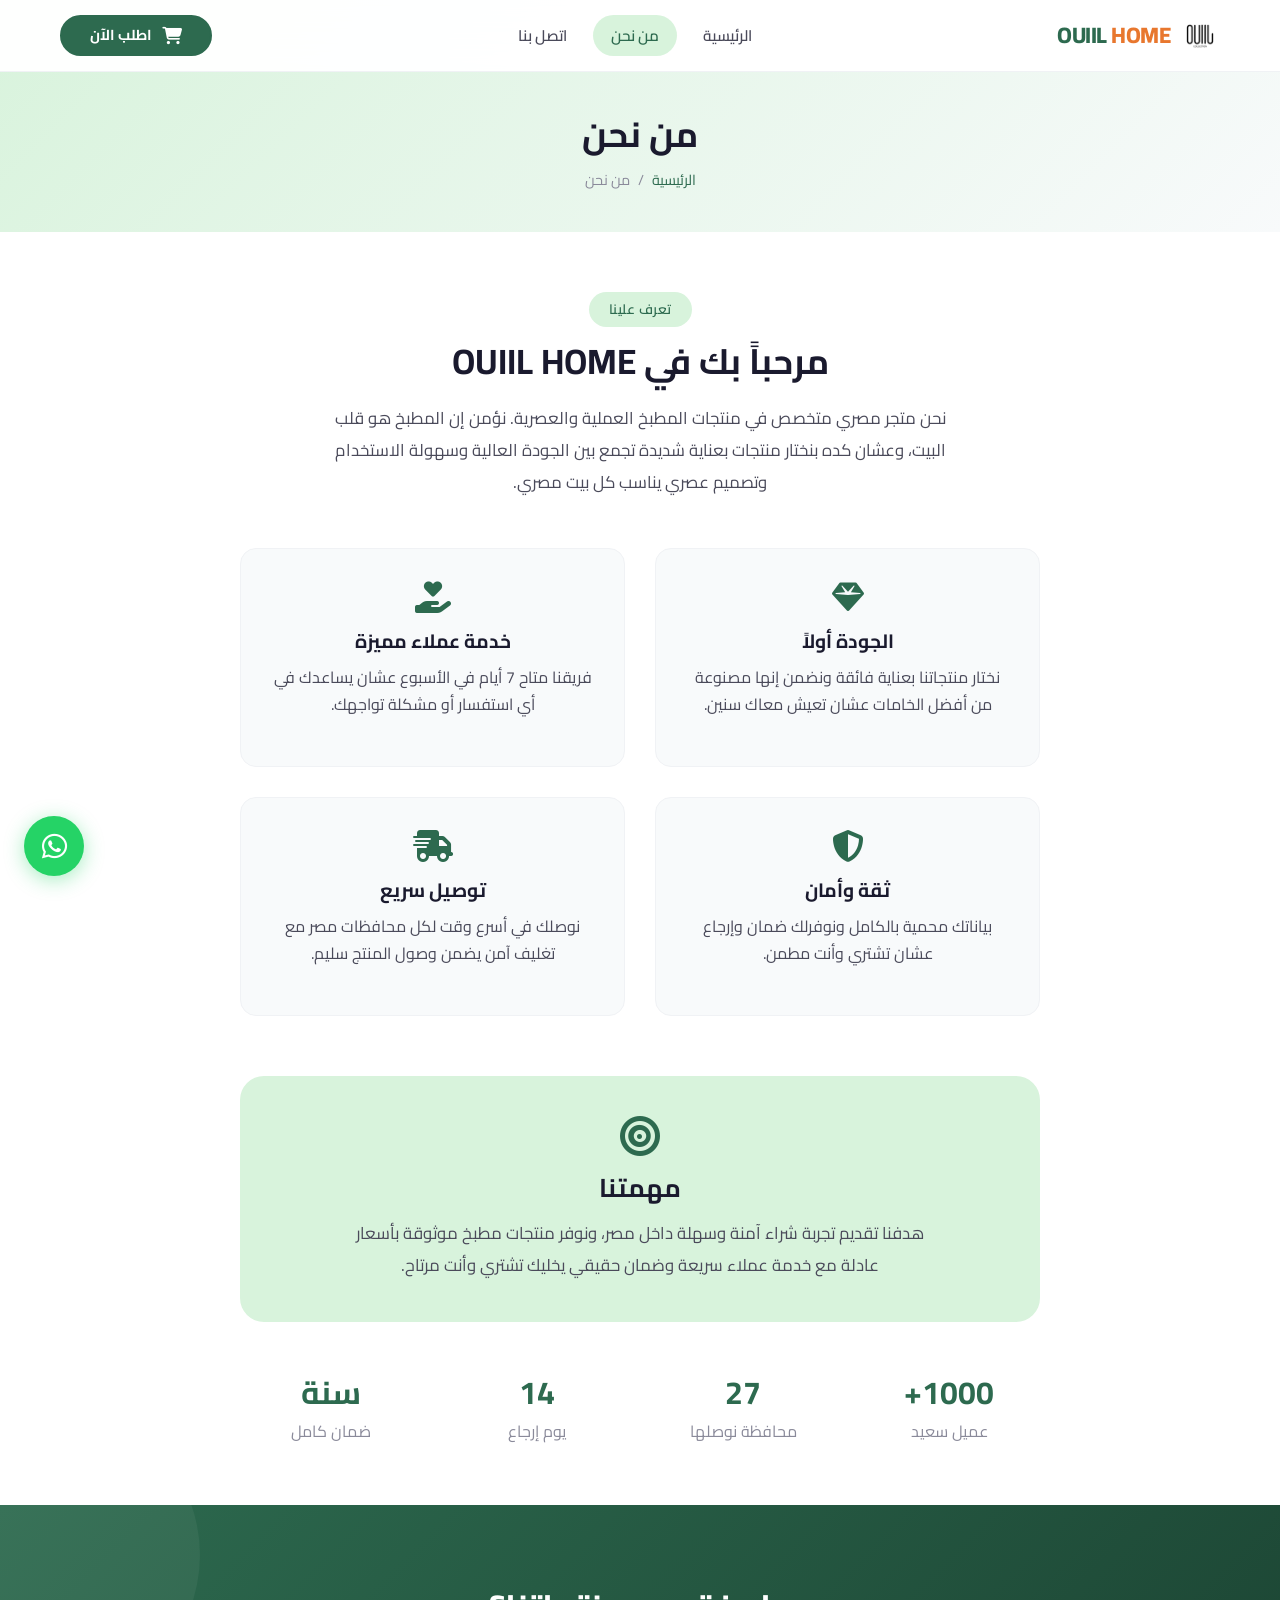
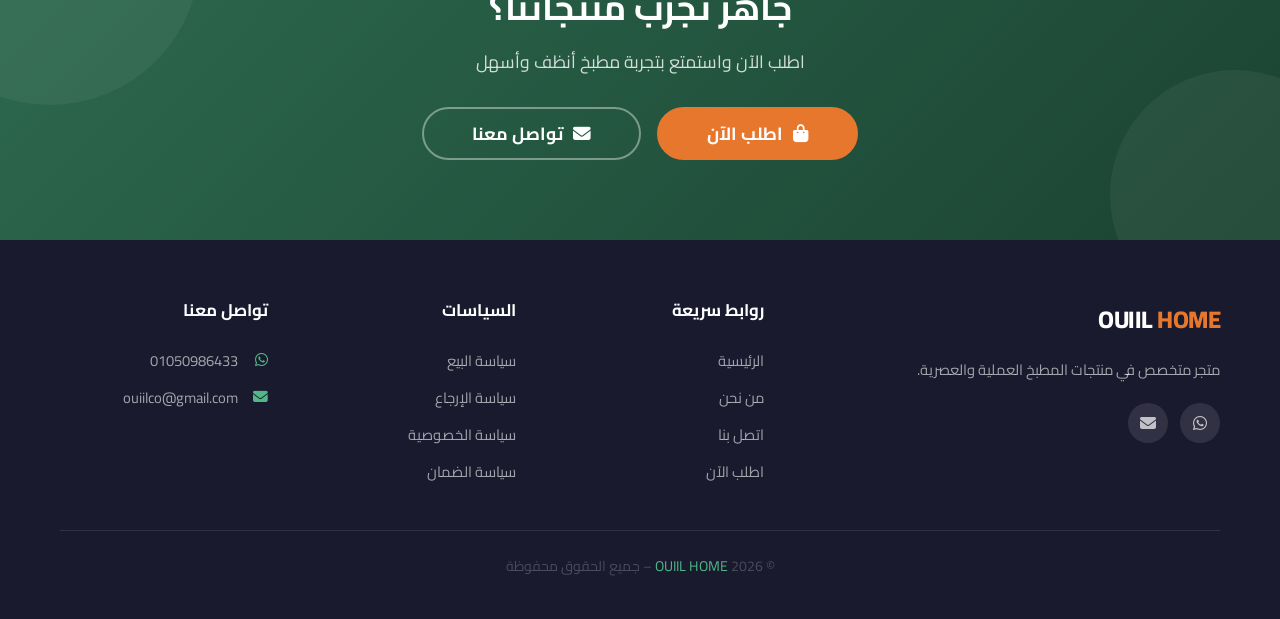
<file: about.html>
<!DOCTYPE html>
<html lang="ar" dir="rtl">
<head>
    <meta charset="UTF-8">
    <meta name="viewport" content="width=device-width, initial-scale=1.0">
    <meta name="description" content="OUIIL HOME - من نحن | متجر متخصص في منتجات المطبخ العملية والعصرية">
    <title>من نحن | OUIIL HOME</title>
    <link rel="icon" type="image/png" href="images/favicon.png">
    <link rel="stylesheet" href="https://cdnjs.cloudflare.com/ajax/libs/font-awesome/6.5.1/css/all.min.css">
    <link rel="stylesheet" href="css/style.css">
</head>
<body>

    <!-- HEADER -->
    <header class="header" id="header">
        <div class="container">
            <a href="index.html" class="logo">
                <img src="images/logo.png" alt="OUIIL HOME" onerror="this.style.display='none'">
                <span class="logo-text">OUIIL <span>HOME</span></span>
            </a>
            <nav class="nav-links">
                <a href="index.html">الرئيسية</a>
                <a href="about.html" class="active">من نحن</a>
                <a href="contact.html">اتصل بنا</a>
            </nav>
            <div class="header-actions">
                <a href="checkout.html" class="btn btn-primary header-cta">
                    <i class="fas fa-shopping-cart"></i> اطلب الآن
                </a>
                <div class="menu-toggle" id="menuToggle">
                    <span></span><span></span><span></span>
                </div>
            </div>
        </div>
    </header>

    <!-- Mobile Nav -->
    <nav class="mobile-nav" id="mobileNav">
        <a href="index.html">الرئيسية</a>
        <a href="about.html" class="active">من نحن</a>
        <a href="contact.html">اتصل بنا</a>
        <a href="checkout.html">اطلب الآن</a>
        <a href="sales-policy.html">سياسة البيع</a>
        <a href="return-policy.html">سياسة الإرجاع</a>
        <a href="privacy.html">سياسة الخصوصية</a>
        <a href="warranty.html">سياسة الضمان</a>
    </nav>
    <div class="mobile-overlay" id="mobileOverlay"></div>

    <!-- PAGE HEADER -->
    <section class="page-header">
        <div class="container">
            <h1>من نحن</h1>
            <div class="breadcrumb">
                <a href="index.html">الرئيسية</a>
                <span>/</span>
                <span>من نحن</span>
            </div>
        </div>
    </section>

    <!-- ABOUT CONTENT -->
    <section style="padding:60px 0;">
        <div class="container">
            <div class="about-content">
                <!-- Intro -->
                <div style="text-align:center;margin-bottom:50px;">
                    <span class="section-badge">تعرف علينا</span>
                    <h2>مرحباً بك في OUIIL HOME</h2>
                    <p style="max-width:650px;margin:16px auto 0;font-size:1.05rem;color:var(--text-body);line-height:1.9;">
                        نحن متجر مصري متخصص في منتجات المطبخ العملية والعصرية. نؤمن إن المطبخ هو قلب البيت، 
                        وعشان كده بنختار منتجات بعناية شديدة تجمع بين الجودة العالية وسهولة الاستخدام 
                        وتصميم عصري يناسب كل بيت مصري.
                    </p>
                </div>

                <!-- Values Grid -->
                <div class="about-grid">
                    <div class="about-card">
                        <i class="fas fa-gem"></i>
                        <h4>الجودة أولاً</h4>
                        <p>نختار منتجاتنا بعناية فائقة ونضمن إنها مصنوعة من أفضل الخامات عشان تعيش معاك سنين.</p>
                    </div>
                    <div class="about-card">
                        <i class="fas fa-hand-holding-heart"></i>
                        <h4>خدمة عملاء مميزة</h4>
                        <p>فريقنا متاح 7 أيام في الأسبوع عشان يساعدك في أي استفسار أو مشكلة تواجهك.</p>
                    </div>
                    <div class="about-card">
                        <i class="fas fa-shield-halved"></i>
                        <h4>ثقة وأمان</h4>
                        <p>بياناتك محمية بالكامل ونوفرلك ضمان وإرجاع عشان تشتري وأنت مطمن.</p>
                    </div>
                    <div class="about-card">
                        <i class="fas fa-truck-fast"></i>
                        <h4>توصيل سريع</h4>
                        <p>نوصلك في أسرع وقت لكل محافظات مصر مع تغليف آمن يضمن وصول المنتج سليم.</p>
                    </div>
                </div>

                <!-- Mission -->
                <div style="text-align:center;margin-top:60px;padding:40px;background:var(--primary-pale);border-radius:var(--radius-xl);">
                    <i class="fas fa-bullseye" style="font-size:2.5rem;color:var(--primary);margin-bottom:16px;"></i>
                    <h3>مهمتنا</h3>
                    <p style="max-width:600px;margin:0 auto;font-size:1.05rem;color:var(--text-body);line-height:1.9;">
                        هدفنا تقديم تجربة شراء آمنة وسهلة داخل مصر، ونوفر منتجات مطبخ موثوقة 
                        بأسعار عادلة مع خدمة عملاء سريعة وضمان حقيقي يخليك تشتري وأنت مرتاح.
                    </p>
                </div>

                <!-- Stats -->
                <div class="grid-4" style="margin-top:50px;text-align:center;">
                    <div>
                        <h3 style="font-size:2rem;color:var(--primary);margin-bottom:4px;">1000+</h3>
                        <p style="color:var(--text-muted);margin:0;">عميل سعيد</p>
                    </div>
                    <div>
                        <h3 style="font-size:2rem;color:var(--primary);margin-bottom:4px;">27</h3>
                        <p style="color:var(--text-muted);margin:0;">محافظة نوصلها</p>
                    </div>
                    <div>
                        <h3 style="font-size:2rem;color:var(--primary);margin-bottom:4px;">14</h3>
                        <p style="color:var(--text-muted);margin:0;">يوم إرجاع</p>
                    </div>
                    <div>
                        <h3 style="font-size:2rem;color:var(--primary);margin-bottom:4px;">سنة</h3>
                        <p style="color:var(--text-muted);margin:0;">ضمان كامل</p>
                    </div>
                </div>
            </div>
        </div>
    </section>

    <!-- CTA -->
    <section class="cta-section">
        <div class="container">
            <h2>جاهز تجرب منتجاتنا؟</h2>
            <p>اطلب الآن واستمتع بتجربة مطبخ أنظف وأسهل</p>
            <div class="cta-buttons">
                <a href="checkout.html" class="btn btn-accent btn-lg">
                    <i class="fas fa-shopping-bag"></i> اطلب الآن
                </a>
                <a href="contact.html" class="btn btn-outline btn-lg">
                    <i class="fas fa-envelope"></i> تواصل معنا
                </a>
            </div>
        </div>
    </section>

    <!-- FOOTER -->
    <footer class="footer">
        <div class="container">
            <div class="footer-grid">
                <div class="footer-brand">
                    <span class="logo-text">OUIIL <span>HOME</span></span>
                    <p>متجر متخصص في منتجات المطبخ العملية والعصرية.</p>
                    <div class="footer-social">
                        <a href="https://wa.me/201050986433" target="_blank"><i class="fab fa-whatsapp"></i></a>
                        <a href="mailto:ouiilco@gmail.com"><i class="fas fa-envelope"></i></a>
                    </div>
                </div>
                <div class="footer-col">
                    <h4>روابط سريعة</h4>
                    <a href="index.html">الرئيسية</a>
                    <a href="about.html">من نحن</a>
                    <a href="contact.html">اتصل بنا</a>
                    <a href="checkout.html">اطلب الآن</a>
                </div>
                <div class="footer-col">
                    <h4>السياسات</h4>
                    <a href="sales-policy.html">سياسة البيع</a>
                    <a href="return-policy.html">سياسة الإرجاع</a>
                    <a href="privacy.html">سياسة الخصوصية</a>
                    <a href="warranty.html">سياسة الضمان</a>
                </div>
                <div class="footer-col">
                    <h4>تواصل معنا</h4>
                    <div class="footer-contact-item">
                        <i class="fab fa-whatsapp"></i>
                        <span dir="ltr">01050986433</span>
                    </div>
                    <div class="footer-contact-item">
                        <i class="fas fa-envelope"></i>
                        <span>ouiilco@gmail.com</span>
                    </div>
                </div>
            </div>
            <div class="footer-bottom">
                <p>© 2026 <a href="index.html">OUIIL HOME</a> – جميع الحقوق محفوظة</p>
            </div>
        </div>
    </footer>

    <a href="https://wa.me/201050986433" target="_blank" class="floating-whatsapp"><i class="fab fa-whatsapp"></i></a>
    <div class="scroll-top" id="scrollTop" onclick="scrollToTop()"><i class="fas fa-chevron-up"></i></div>
    <div class="toast" id="toast"></div>

    <script src="js/main.js"></script>
</body>
</html>
</file>
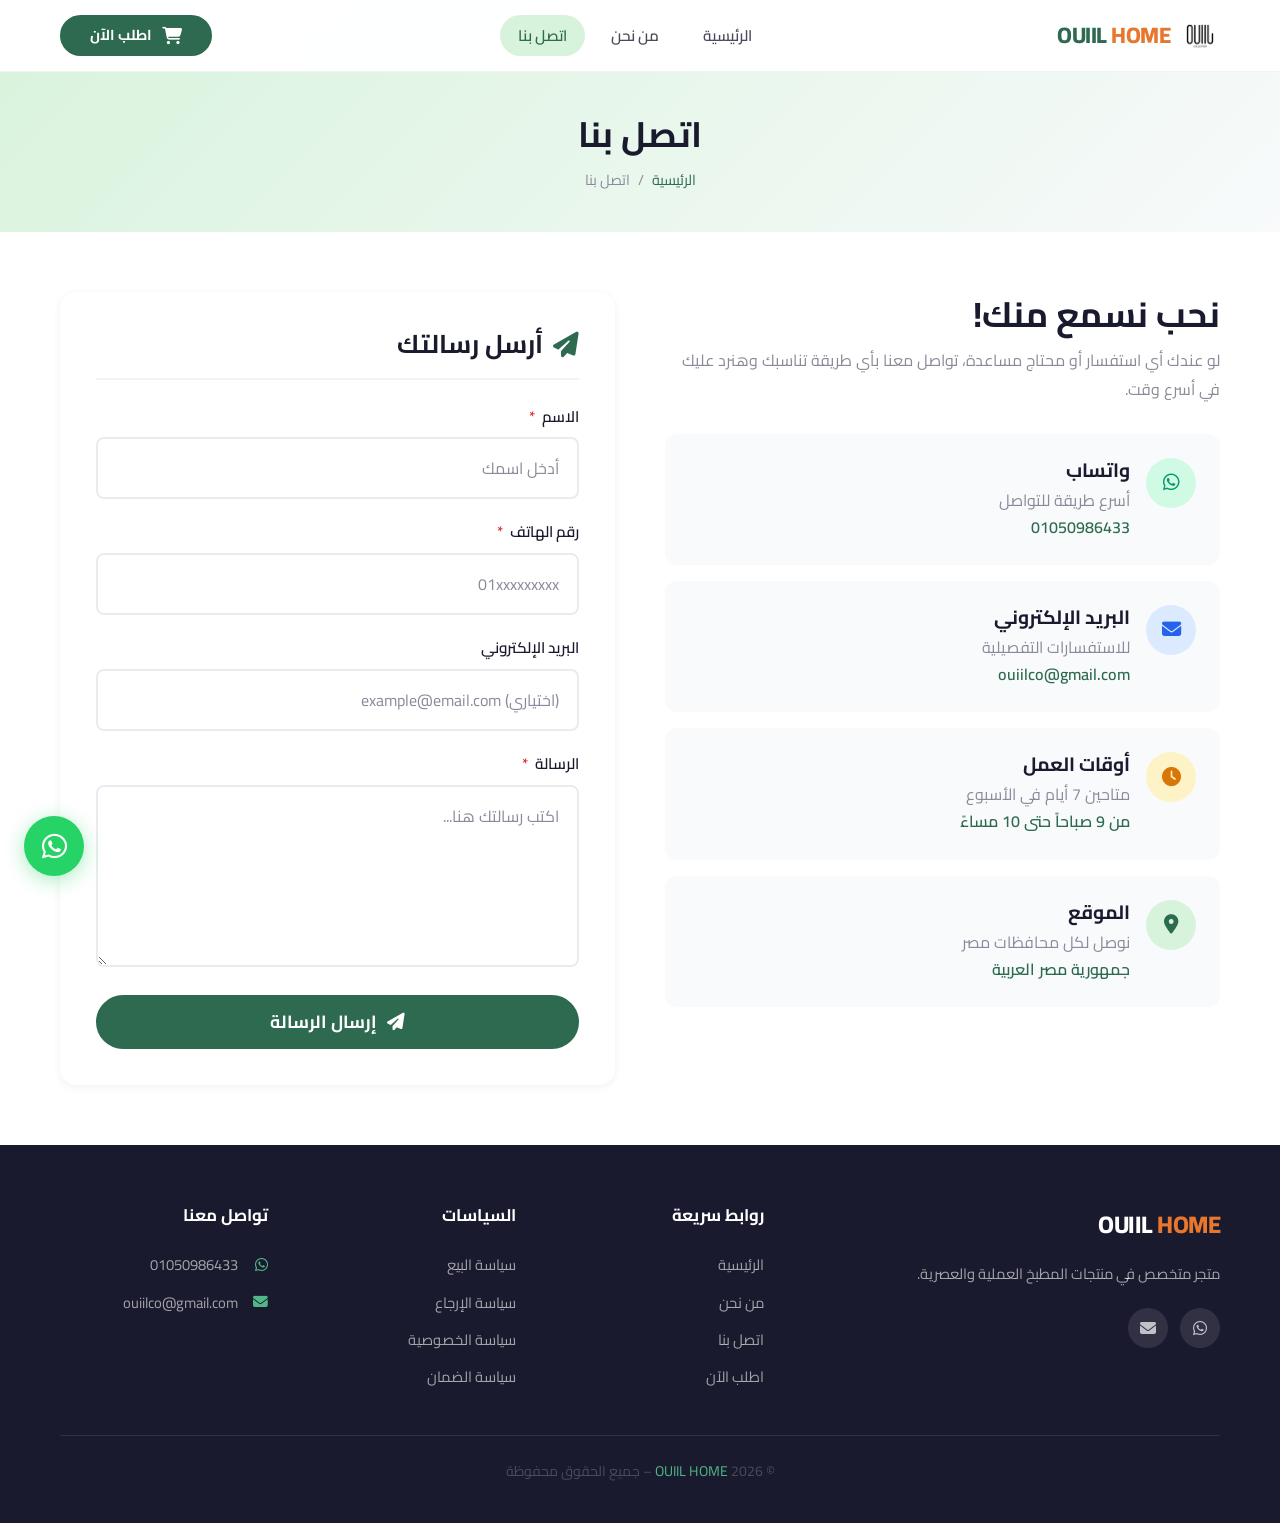
<file: contact.html>
<!DOCTYPE html>
<html lang="ar" dir="rtl">
<head>
    <meta charset="UTF-8">
    <meta name="viewport" content="width=device-width, initial-scale=1.0">
    <meta name="description" content="OUIIL HOME - اتصل بنا | تواصل معنا عبر الواتساب أو البريد الإلكتروني">
    <title>اتصل بنا | OUIIL HOME</title>
    <link rel="icon" type="image/png" href="images/favicon.png">
    <link rel="stylesheet" href="https://cdnjs.cloudflare.com/ajax/libs/font-awesome/6.5.1/css/all.min.css">
    <link rel="stylesheet" href="css/style.css">
</head>
<body>

    <!-- HEADER -->
    <header class="header" id="header">
        <div class="container">
            <a href="index.html" class="logo">
                <img src="images/logo.png" alt="OUIIL HOME" onerror="this.style.display='none'">
                <span class="logo-text">OUIIL <span>HOME</span></span>
            </a>
            <nav class="nav-links">
                <a href="index.html">الرئيسية</a>
                <a href="about.html">من نحن</a>
                <a href="contact.html" class="active">اتصل بنا</a>
            </nav>
            <div class="header-actions">
                <a href="checkout.html" class="btn btn-primary header-cta">
                    <i class="fas fa-shopping-cart"></i> اطلب الآن
                </a>
                <div class="menu-toggle" id="menuToggle">
                    <span></span><span></span><span></span>
                </div>
            </div>
        </div>
    </header>

    <!-- Mobile Nav -->
    <nav class="mobile-nav" id="mobileNav">
        <a href="index.html">الرئيسية</a>
        <a href="about.html">من نحن</a>
        <a href="contact.html" class="active">اتصل بنا</a>
        <a href="checkout.html">اطلب الآن</a>
        <a href="sales-policy.html">سياسة البيع</a>
        <a href="return-policy.html">سياسة الإرجاع</a>
        <a href="privacy.html">سياسة الخصوصية</a>
        <a href="warranty.html">سياسة الضمان</a>
    </nav>
    <div class="mobile-overlay" id="mobileOverlay"></div>

    <!-- PAGE HEADER -->
    <section class="page-header">
        <div class="container">
            <h1>اتصل بنا</h1>
            <div class="breadcrumb">
                <a href="index.html">الرئيسية</a>
                <span>/</span>
                <span>اتصل بنا</span>
            </div>
        </div>
    </section>

    <!-- CONTACT CONTENT -->
    <section style="padding:60px 0;">
        <div class="container">
            <div class="contact-grid">
                <!-- Contact Info -->
                <div>
                    <h2 style="margin-bottom:8px;">نحب نسمع منك!</h2>
                    <p style="color:var(--text-muted);margin-bottom:30px;line-height:1.8;">
                        لو عندك أي استفسار أو محتاج مساعدة، تواصل معنا بأي طريقة تناسبك وهنرد عليك في أسرع وقت.
                    </p>

                    <!-- WhatsApp Card -->
                    <div class="contact-info-card">
                        <div class="contact-info-icon" style="background:#D1FAE5;color:#059669;">
                            <i class="fab fa-whatsapp"></i>
                        </div>
                        <div>
                            <h4 style="margin-bottom:4px;">واتساب</h4>
                            <p style="margin:0;color:var(--text-muted);">أسرع طريقة للتواصل</p>
                            <a href="https://wa.me/201050986433" target="_blank" 
                               style="color:var(--primary);font-weight:600;" dir="ltr">01050986433</a>
                        </div>
                    </div>

                    <!-- Email Card -->
                    <div class="contact-info-card">
                        <div class="contact-info-icon" style="background:#DBEAFE;color:#2563EB;">
                            <i class="fas fa-envelope"></i>
                        </div>
                        <div>
                            <h4 style="margin-bottom:4px;">البريد الإلكتروني</h4>
                            <p style="margin:0;color:var(--text-muted);">للاستفسارات التفصيلية</p>
                            <a href="mailto:ouiilco@gmail.com" 
                               style="color:var(--primary);font-weight:600;">ouiilco@gmail.com</a>
                        </div>
                    </div>

                    <!-- Working Hours Card -->
                    <div class="contact-info-card">
                        <div class="contact-info-icon" style="background:#FEF3C7;color:#D97706;">
                            <i class="fas fa-clock"></i>
                        </div>
                        <div>
                            <h4 style="margin-bottom:4px;">أوقات العمل</h4>
                            <p style="margin:0;color:var(--text-muted);">متاحين 7 أيام في الأسبوع</p>
                            <span style="color:var(--primary);font-weight:600;">من 9 صباحاً حتى 10 مساءً</span>
                        </div>
                    </div>

                    <!-- Location Card -->
                    <div class="contact-info-card">
                        <div class="contact-info-icon" style="background:var(--primary-pale);color:var(--primary);">
                            <i class="fas fa-map-marker-alt"></i>
                        </div>
                        <div>
                            <h4 style="margin-bottom:4px;">الموقع</h4>
                            <p style="margin:0;color:var(--text-muted);">نوصل لكل محافظات مصر</p>
                            <span style="color:var(--primary);font-weight:600;">جمهورية مصر العربية</span>
                        </div>
                    </div>
                </div>

                <!-- Contact Form -->
                <div>
                    <div class="checkout-form-card">
                        <h3>
                            <i class="fas fa-paper-plane"></i>
                            أرسل رسالتك
                        </h3>
                        <form id="contactForm" onsubmit="handleContactSubmit(event)">
                            <div class="form-group">
                                <label class="form-label">
                                    الاسم <span class="required">*</span>
                                </label>
                                <input type="text" class="form-control" id="contactName" 
                                       placeholder="أدخل اسمك" required>
                                <div class="form-error" id="contactNameError">يرجى إدخال الاسم</div>
                            </div>

                            <div class="form-group">
                                <label class="form-label">
                                    رقم الهاتف <span class="required">*</span>
                                </label>
                                <input type="tel" class="form-control" id="contactPhone" 
                                       placeholder="01xxxxxxxxx" required dir="ltr" style="text-align:right;">
                                <div class="form-error" id="contactPhoneError">يرجى إدخال رقم هاتف صحيح</div>
                            </div>

                            <div class="form-group">
                                <label class="form-label">
                                    البريد الإلكتروني
                                </label>
                                <input type="email" class="form-control" id="contactEmail" 
                                       placeholder="example@email.com (اختياري)" dir="ltr" style="text-align:right;">
                            </div>

                            <div class="form-group">
                                <label class="form-label">
                                    الرسالة <span class="required">*</span>
                                </label>
                                <textarea class="form-control" id="contactMessage" rows="5" 
                                          placeholder="اكتب رسالتك هنا..." required></textarea>
                                <div class="form-error" id="contactMsgError">يرجى كتابة رسالتك</div>
                            </div>

                            <button type="submit" class="btn btn-primary btn-block btn-lg" id="contactSubmitBtn">
                                <i class="fas fa-paper-plane"></i>
                                إرسال الرسالة
                            </button>
                        </form>
                    </div>
                </div>
            </div>
        </div>
    </section>

    <!-- FOOTER -->
    <footer class="footer">
        <div class="container">
            <div class="footer-grid">
                <div class="footer-brand">
                    <span class="logo-text">OUIIL <span>HOME</span></span>
                    <p>متجر متخصص في منتجات المطبخ العملية والعصرية.</p>
                    <div class="footer-social">
                        <a href="https://wa.me/201050986433" target="_blank"><i class="fab fa-whatsapp"></i></a>
                        <a href="mailto:ouiilco@gmail.com"><i class="fas fa-envelope"></i></a>
                    </div>
                </div>
                <div class="footer-col">
                    <h4>روابط سريعة</h4>
                    <a href="index.html">الرئيسية</a>
                    <a href="about.html">من نحن</a>
                    <a href="contact.html">اتصل بنا</a>
                    <a href="checkout.html">اطلب الآن</a>
                </div>
                <div class="footer-col">
                    <h4>السياسات</h4>
                    <a href="sales-policy.html">سياسة البيع</a>
                    <a href="return-policy.html">سياسة الإرجاع</a>
                    <a href="privacy.html">سياسة الخصوصية</a>
                    <a href="warranty.html">سياسة الضمان</a>
                </div>
                <div class="footer-col">
                    <h4>تواصل معنا</h4>
                    <div class="footer-contact-item">
                        <i class="fab fa-whatsapp"></i><span dir="ltr">01050986433</span>
                    </div>
                    <div class="footer-contact-item">
                        <i class="fas fa-envelope"></i><span>ouiilco@gmail.com</span>
                    </div>
                </div>
            </div>
            <div class="footer-bottom">
                <p>© 2026 <a href="index.html">OUIIL HOME</a> – جميع الحقوق محفوظة</p>
            </div>
        </div>
    </footer>

    <a href="https://wa.me/201050986433" target="_blank" class="floating-whatsapp"><i class="fab fa-whatsapp"></i></a>
    <div class="scroll-top" id="scrollTop" onclick="scrollToTop()"><i class="fas fa-chevron-up"></i></div>
    <div class="loading-overlay" id="loadingOverlay">
        <div class="loading-spinner"></div>
        <p>جاري إرسال رسالتك...</p>
    </div>
    <div class="toast" id="toast"></div>

    <script src="js/main.js"></script>
    <script>
        // Contact Form Handler
        function handleContactSubmit(e) {
            e.preventDefault();

            var name = document.getElementById('contactName').value.trim();
            var phone = document.getElementById('contactPhone').value.trim();
            var email = document.getElementById('contactEmail').value.trim();
            var message = document.getElementById('contactMessage').value.trim();
            var valid = true;

            // Clear errors
            document.querySelectorAll('.form-error').forEach(function(el) { el.classList.remove('show'); });
            document.querySelectorAll('.form-control').forEach(function(el) { el.classList.remove('error'); });

            // Validate
            if (!name || name.length < 3) {
                document.getElementById('contactName').classList.add('error');
                document.getElementById('contactNameError').classList.add('show');
                valid = false;
            }
            if (!phone || !validatePhone(phone)) {
                document.getElementById('contactPhone').classList.add('error');
                document.getElementById('contactPhoneError').classList.add('show');
                valid = false;
            }
            if (!message || message.length < 5) {
                document.getElementById('contactMessage').classList.add('error');
                document.getElementById('contactMsgError').classList.add('show');
                valid = false;
            }

            if (!valid) {
                showToast('يرجى مراجعة البيانات المطلوبة', 'error');
                return;
            }

            var btn = document.getElementById('contactSubmitBtn');
            btn.disabled = true;
            btn.innerHTML = '<div class="loading-spinner" style="width:20px;height:20px;border-width:2px;"></div> جاري الإرسال...';

            submitContact({
                name: name,
                phone: phone,
                email: email || '-',
                message: message,
                date: new Date().toLocaleString('ar-EG')
            }).then(function(response) {
                btn.disabled = false;
                btn.innerHTML = '<i class="fas fa-paper-plane"></i> إرسال الرسالة';

                if (response && response.success) {
                    showToast('تم إرسال رسالتك بنجاح! سنرد عليك في أقرب وقت 🎉', 'success');
                    document.getElementById('contactForm').reset();
                } else {
                    showToast('حدث خطأ. يرجى المحاولة مرة أخرى', 'error');
                }
            }).catch(function() {
                btn.disabled = false;
                btn.innerHTML = '<i class="fas fa-paper-plane"></i> إرسال الرسالة';
                showToast('حدث خطأ في الاتصال. حاول مرة أخرى', 'error');
            });
        }
    </script>
</body>
</html>
</file>
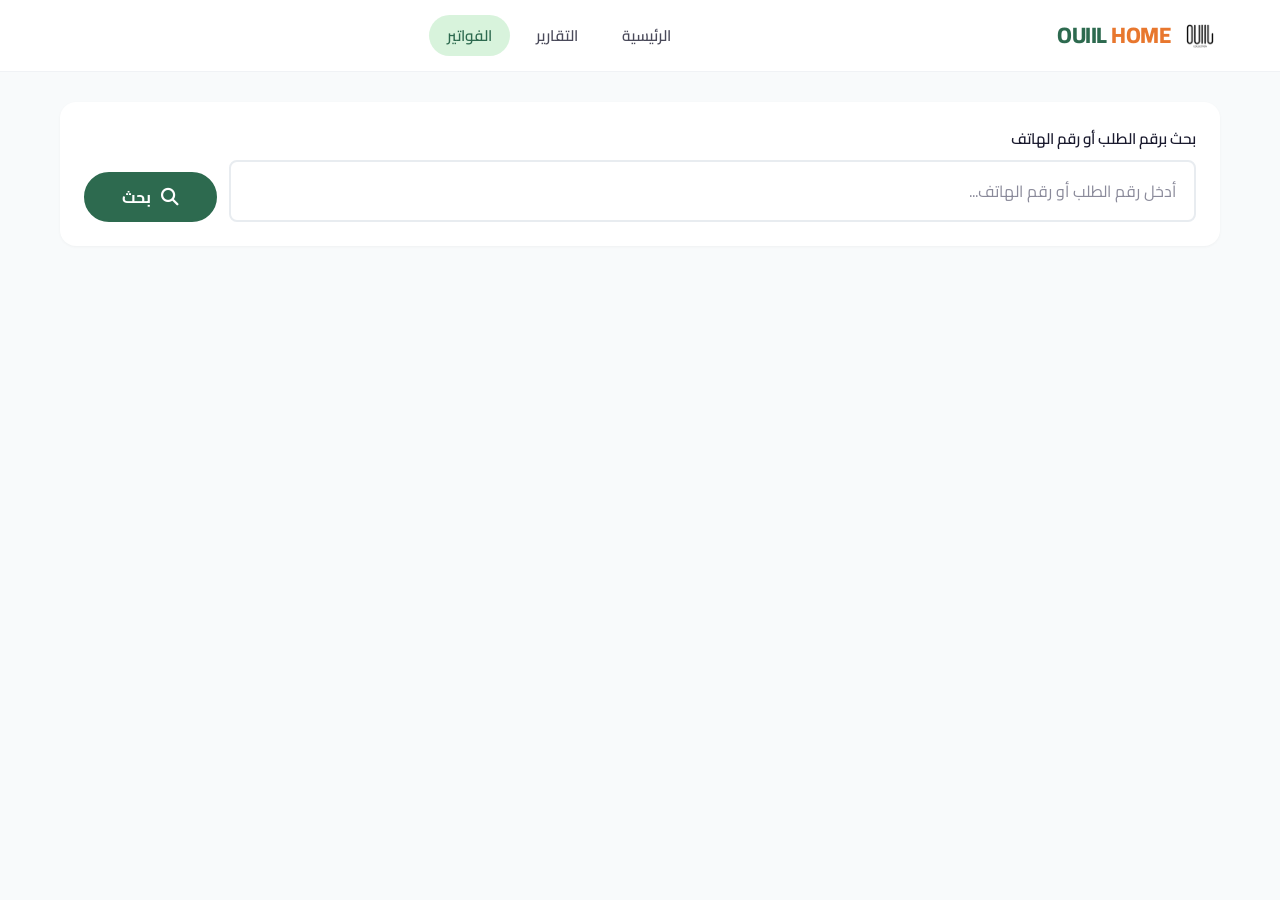
<file: invoice.html>
<!DOCTYPE html>
<html lang="ar" dir="rtl">
<head>
    <meta charset="UTF-8">
    <meta name="viewport" content="width=device-width, initial-scale=1.0">
    <title>الفاتورة | OUIIL HOME</title>
    <link rel="icon" type="image/png" href="images/favicon.png">
    <link rel="stylesheet" href="https://cdnjs.cloudflare.com/ajax/libs/font-awesome/6.5.1/css/all.min.css">
    <link rel="stylesheet" href="css/style.css">
</head>
<body>

    <!-- HEADER -->
    <header class="header no-print" id="header">
        <div class="container">
            <a href="index.html" class="logo">
                <img src="images/logo.png" alt="OUIIL HOME" onerror="this.style.display='none'">
                <span class="logo-text">OUIIL <span>HOME</span></span>
            </a>
            <nav class="nav-links">
                <a href="index.html">الرئيسية</a>
                <a href="reports.html">التقارير</a>
                <a href="invoice.html" class="active">الفواتير</a>
            </nav>
            <div class="header-actions">
                <div class="menu-toggle" id="menuToggle">
                    <span></span><span></span><span></span>
                </div>
            </div>
        </div>
    </header>

    <nav class="mobile-nav" id="mobileNav">
        <a href="index.html">الرئيسية</a>
        <a href="reports.html">التقارير</a>
        <a href="invoice.html" class="active">الفواتير</a>
    </nav>
    <div class="mobile-overlay" id="mobileOverlay"></div>

    <!-- INVOICE SECTION -->
    <section class="invoice-section">
        <div class="container">

            <!-- Search -->
            <div class="invoice-search no-print">
                <div class="form-group" style="flex:1;margin:0;">
                    <label class="form-label">بحث برقم الطلب أو رقم الهاتف</label>
                    <input type="text" class="form-control" id="invoiceSearch" 
                           placeholder="أدخل رقم الطلب أو رقم الهاتف...">
                </div>
                <button class="btn btn-primary" onclick="searchInvoice()" style="align-self:flex-end;">
                    <i class="fas fa-search"></i> بحث
                </button>
            </div>

            <!-- Invoice Paper -->
            <div id="invoiceContainer" style="display:none;">
                <div class="invoice-paper" id="invoicePaper">

                    <!-- Invoice Header -->
                    <div class="invoice-header-section">
                        <div class="invoice-brand">
                            <h2>OUIIL HOME</h2>
                            <p>اويل هوم – منتجات مطبخ عملية وعصرية</p>
                            <p style="font-size:0.8rem;">
                                <i class="fab fa-whatsapp"></i> 01050986433 |
                                <i class="fas fa-envelope"></i> ouiilco@gmail.com
                            </p>
                        </div>
                        <div class="invoice-meta">
                            <h3 style="color:var(--primary);margin-bottom:8px;">فاتورة</h3>
                            <p><strong>رقم الطلب:</strong> <span id="invOrderId">-</span></p>
                            <p><strong>التاريخ:</strong> <span id="invDate">-</span></p>
                            <p><strong>الحالة:</strong> <span id="invStatus" class="status-badge pending">-</span></p>
                        </div>
                    </div>

                    <!-- Customer & Shipping Details -->
                    <div class="invoice-details-grid">
                        <div class="invoice-detail-box">
                            <h4><i class="fas fa-user"></i> بيانات العميل</h4>
                            <p><strong>الاسم:</strong> <span id="invName">-</span></p>
                            <p><strong>الهاتف:</strong> <span id="invPhone" dir="ltr">-</span></p>
                            <p><strong>هاتف احتياطي:</strong> <span id="invPhone2" dir="ltr">-</span></p>
                        </div>
                        <div class="invoice-detail-box">
                            <h4><i class="fas fa-map-marker-alt"></i> عنوان التوصيل</h4>
                            <p><strong>المحافظة:</strong> <span id="invGov">-</span></p>
                            <p><strong>المدينة:</strong> <span id="invCity">-</span></p>
                            <p><strong>العنوان:</strong> <span id="invAddress">-</span></p>
                            <p><strong>علامة مميزة:</strong> <span id="invLandmark">-</span></p>
                        </div>
                    </div>

                    <!-- Products Table -->
                    <table class="invoice-table">
                        <thead>
                            <tr>
                                <th>المنتج</th>
                                <th>الكمية</th>
                                <th>سعر الوحدة</th>
                                <th>الإجمالي</th>
                            </tr>
                        </thead>
                        <tbody id="invProductsBody">
                            <tr>
                                <td id="invProductName">-</td>
                                <td id="invQuantity">-</td>
                                <td id="invUnitPrice">-</td>
                                <td id="invSubtotal">-</td>
                            </tr>
                        </tbody>
                    </table>

                    <!-- Totals -->
                    <div class="invoice-totals">
                        <div class="invoice-totals-box">
                            <div class="invoice-totals-row">
                                <span>الإجمالي الفرعي</span>
                                <span id="invTotalProducts">0 ج.م</span>
                            </div>
                            <div class="invoice-totals-row">
                                <span>الشحن</span>
                                <span id="invShipping">0 ج.م</span>
                            </div>
                            <div class="invoice-totals-row" id="invDiscountRow" style="display:none;">
                                <span>الخصم <small id="invCouponCode"></small></span>
                                <span id="invDiscount" style="color:var(--primary);">- 0 ج.م</span>
                            </div>
                            <div class="invoice-totals-row total">
                                <span>الإجمالي النهائي</span>
                                <span id="invTotal">0 ج.م</span>
                            </div>
                        </div>
                    </div>

                    <!-- Payment Info -->
                    <div style="padding:16px 20px;background:var(--bg-light);border-radius:var(--radius-sm);margin-bottom:24px;">
                        <p style="margin:0;font-size:0.92rem;">
                            <strong><i class="fas fa-credit-card" style="color:var(--primary);"></i> طريقة الدفع:</strong>
                            <span id="invPayment">-</span>
                        </p>
                    </div>

                    <!-- Footer -->
                    <div class="invoice-footer-section">
                        <p>شكراً لتسوقك من <strong style="color:var(--primary);">OUIIL HOME</strong></p>
                        <p>واتساب: 01050986433 | البريد: ouiilco@gmail.com</p>
                        <p style="margin-top:8px;font-size:0.8rem;">هذه الفاتورة صادرة إلكترونياً ولا تحتاج إلى توقيع</p>
                    </div>
                </div>

                <!-- Actions -->
                <div class="invoice-actions no-print" style="margin-top:24px;">
                    <button class="btn btn-primary btn-lg" onclick="printInvoice()">
                        <i class="fas fa-print"></i> طباعة الفاتورة
                    </button>
                    <button class="btn btn-outline btn-lg" onclick="downloadPDF()">
                        <i class="fas fa-file-pdf"></i> تحميل PDF
                    </button>
                    <button class="btn btn-outline btn-lg" onclick="shareWhatsApp()">
                        <i class="fab fa-whatsapp"></i> مشاركة واتساب
                    </button>
                </div>
            </div>

            <!-- Not Found -->
            <div id="invoiceNotFound" style="display:none;text-align:center;padding:60px 20px;">
                <i class="fas fa-search" style="font-size:3rem;color:var(--text-muted);margin-bottom:16px;"></i>
                <h3 style="color:var(--text-muted);">لم يتم العثور على الطلب</h3>
                <p style="color:var(--text-muted);">تأكد من رقم الطلب أو رقم الهاتف وحاول مرة أخرى</p>
            </div>

        </div>
    </section>

    <div class="loading-overlay" id="loadingOverlay">
        <div class="loading-spinner"></div>
        <p>جاري البحث...</p>
    </div>
    <div class="toast" id="toast"></div>

    <script src="js/main.js"></script>
    <script>
        // Check URL params
        document.addEventListener('DOMContentLoaded', function () {
            var params = new URLSearchParams(window.location.search);
            var id = params.get('id');
            if (id) {
                document.getElementById('invoiceSearch').value = id;
                searchInvoice();
            }
        });

        // Search Invoice
        function searchInvoice() {
            var query = document.getElementById('invoiceSearch').value.trim();
            if (!query) {
                showToast('يرجى إدخال رقم الطلب أو رقم الهاتف', 'error');
                return;
            }

            showLoading();
            document.getElementById('invoiceContainer').style.display = 'none';
            document.getElementById('invoiceNotFound').style.display = 'none';

            apiCall('searchOrder', { query: query })
                .then(function (data) {
                    hideLoading();
                    if (data && data.success && data.order) {
                        populateInvoice(data.order);
                        document.getElementById('invoiceContainer').style.display = 'block';
                        showToast('تم العثور على الطلب', 'success');
                    } else {
                        document.getElementById('invoiceNotFound').style.display = 'block';
                        showToast('لم يتم العثور على الطلب', 'error');
                    }
                })
                .catch(function () {
                    hideLoading();
                    document.getElementById('invoiceNotFound').style.display = 'block';
                    showToast('خطأ في البحث', 'error');
                });
        }

        // Populate Invoice
        function populateInvoice(order) {
            document.getElementById('invOrderId').textContent = order.order_id || '-';
            document.getElementById('invDate').textContent = order.date || '-';

            var statusEl = document.getElementById('invStatus');
            statusEl.textContent = order.order_status || 'جديد';
            statusEl.className = 'status-badge ' + getInvStatusClass(order.order_status);

            document.getElementById('invName').textContent = order.customer_name || '-';
            document.getElementById('invPhone').textContent = order.phone_primary || '-';
            document.getElementById('invPhone2').textContent = order.phone_secondary || '-';
            document.getElementById('invGov').textContent = order.governorate || '-';
            document.getElementById('invCity').textContent = order.city || '-';
            document.getElementById('invAddress').textContent = order.full_address || '-';
            document.getElementById('invLandmark').textContent = order.landmark || '-';

            var qty = parseInt(order.quantity) || 1;
            var price = parseFloat(order.product_price) || 0;
            var shipping = parseFloat(order.shipping_price) || 0;
            var discount = parseFloat(order.discount_value) || 0;
            var total = parseFloat(order.total) || 0;
            var subtotal = price * qty;

            document.getElementById('invProductName').textContent = order.product_name || '-';
            document.getElementById('invQuantity').textContent = qty;
            document.getElementById('invUnitPrice').textContent = price + ' ج.م';
            document.getElementById('invSubtotal').textContent = subtotal + ' ج.م';
            document.getElementById('invTotalProducts').textContent = subtotal + ' ج.م';
            document.getElementById('invShipping').textContent = shipping + ' ج.م';

            if (discount > 0) {
                document.getElementById('invDiscountRow').style.display = 'flex';
                document.getElementById('invDiscount').textContent = '- ' + discount + ' ج.م';
                document.getElementById('invCouponCode').textContent = order.coupon_code ? '(' + order.coupon_code + ')' : '';
            } else {
                document.getElementById('invDiscountRow').style.display = 'none';
            }

            document.getElementById('invTotal').textContent = total + ' ج.م';
            document.getElementById('invPayment').textContent = order.payment_method || '-';
        }

        function getInvStatusClass(status) {
            switch (status) {
                case 'جديد': return 'pending';
                case 'مؤكد': return 'confirmed';
                case 'تم الشحن': return 'shipped';
                case 'تم التوصيل': return 'delivered';
                case 'ملغي': return 'cancelled';
                default: return 'pending';
            }
        }

        // Print
        function printInvoice() {
            window.print();
        }

        // PDF (using print to PDF)
        function downloadPDF() {
            showToast('استخدم طباعة > حفظ كـ PDF من المتصفح', 'warning');
            setTimeout(function () { window.print(); }, 500);
        }

        // Share WhatsApp
        function shareWhatsApp() {
            var orderId = document.getElementById('invOrderId').textContent;
            var total = document.getElementById('invTotal').textContent;
            var name = document.getElementById('invName').textContent;
            var msg = 'فاتورة OUIIL HOME\n' +
                'رقم الطلب: ' + orderId + '\n' +
                'العميل: ' + name + '\n' +
                'الإجمالي: ' + total + '\n' +
                'شكراً لتسوقك معنا! 🎉';
            window.open('https://wa.me/?text=' + encodeURIComponent(msg), '_blank');
        }
    </script>
</body>
</html>
</file>
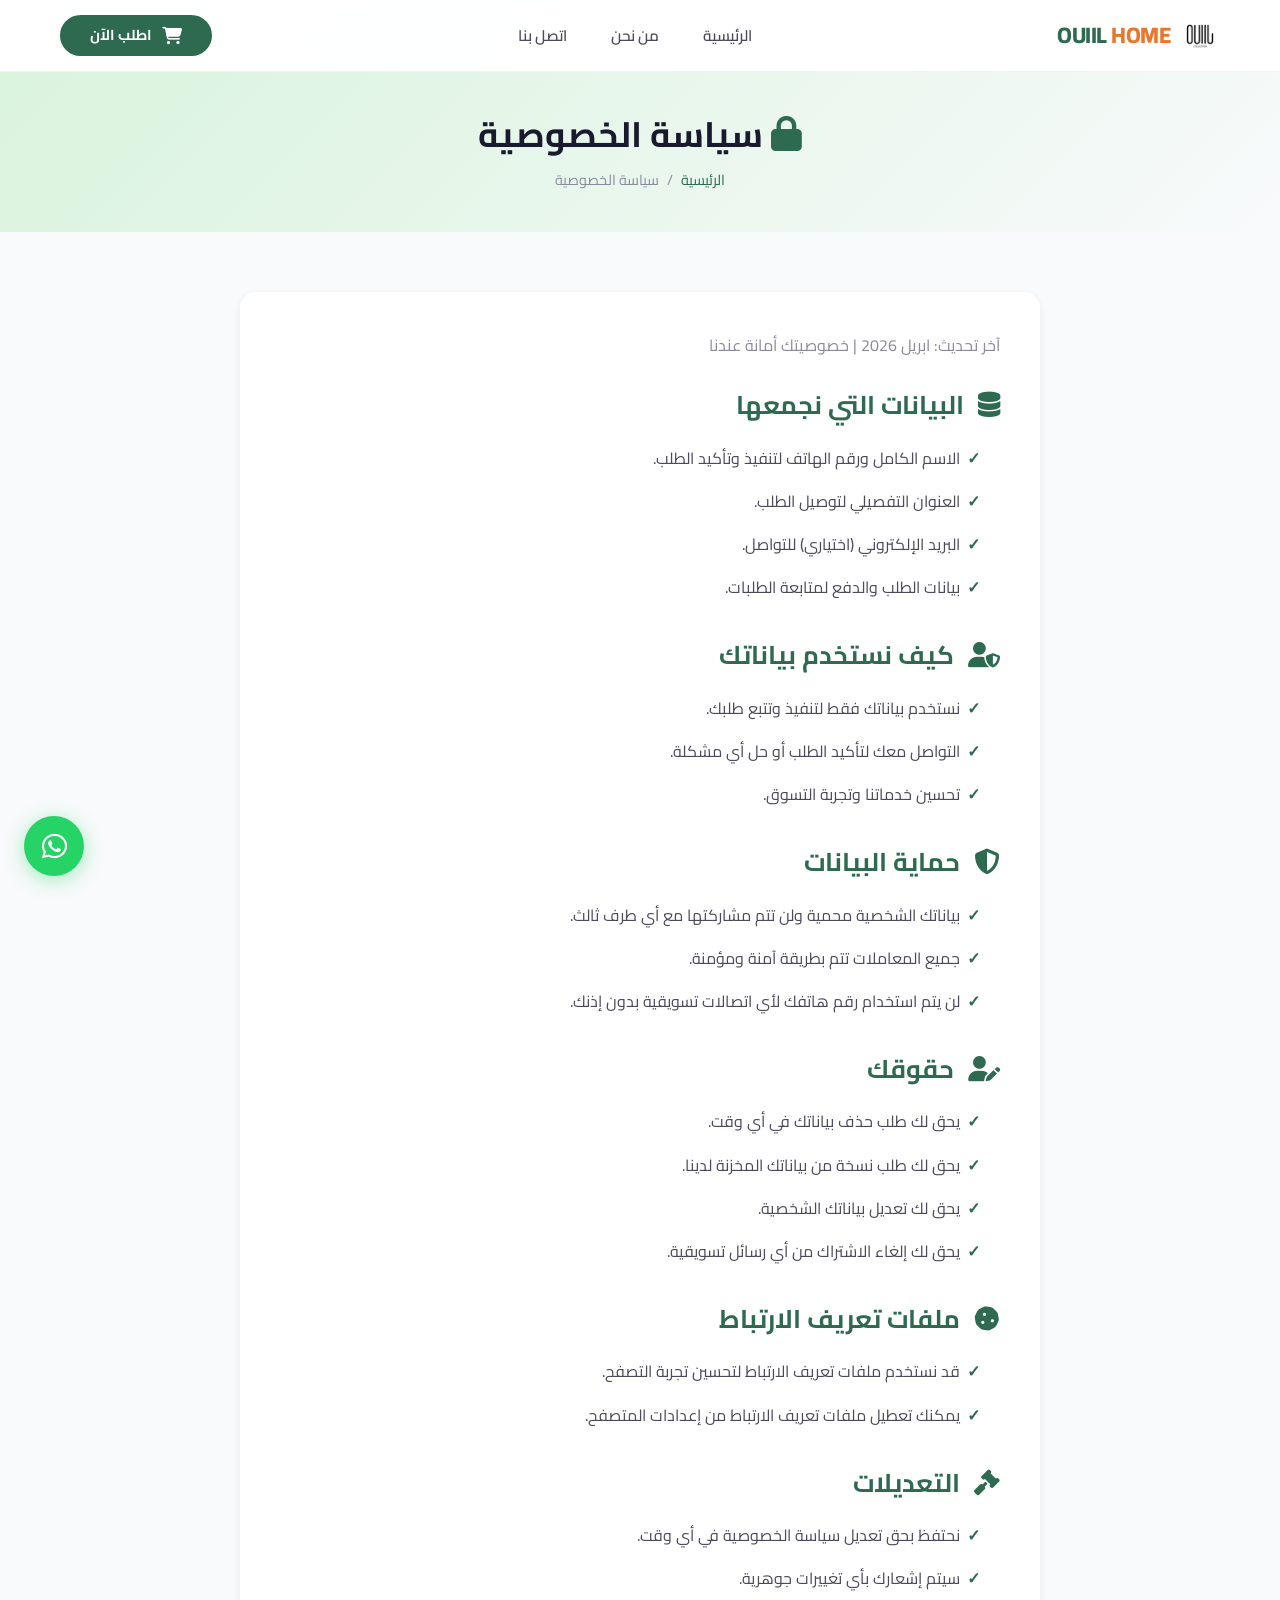
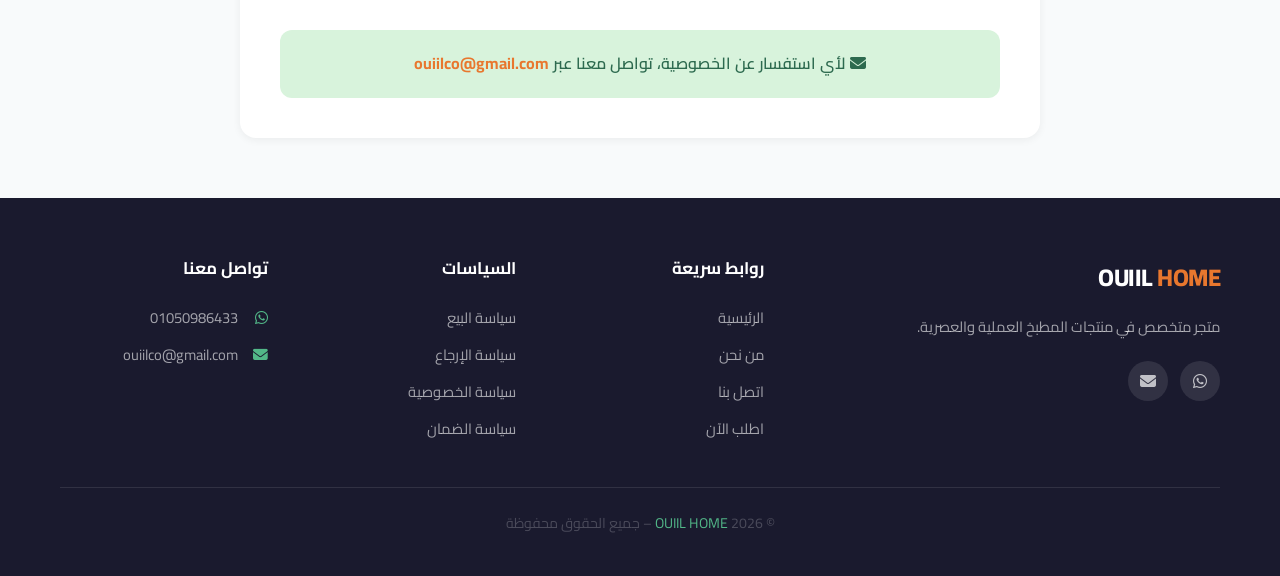
<file: privacy.html>
<!DOCTYPE html>
<html lang="ar" dir="rtl">
<head>
    <meta charset="UTF-8">
    <meta name="viewport" content="width=device-width, initial-scale=1.0">
    <meta name="description" content="OUIIL HOME - سياسة الخصوصية">
    <title>سياسة الخصوصية | OUIIL HOME</title>
    <link rel="icon" type="image/png" href="images/favicon.png">
    <link rel="stylesheet" href="https://cdnjs.cloudflare.com/ajax/libs/font-awesome/6.5.1/css/all.min.css">
    <link rel="stylesheet" href="css/style.css">
</head>
<body>

    <!-- HEADER -->
    <header class="header" id="header">
        <div class="container">
            <a href="index.html" class="logo">
                <img src="images/logo.png" alt="OUIIL HOME" onerror="this.style.display='none'">
                <span class="logo-text">OUIIL <span>HOME</span></span>
            </a>
            <nav class="nav-links">
                <a href="index.html">الرئيسية</a>
                <a href="about.html">من نحن</a>
                <a href="contact.html">اتصل بنا</a>
            </nav>
            <div class="header-actions">
                <a href="checkout.html" class="btn btn-primary header-cta">
                    <i class="fas fa-shopping-cart"></i> اطلب الآن
                </a>
                <div class="menu-toggle" id="menuToggle">
                    <span></span><span></span><span></span>
                </div>
            </div>
        </div>
    </header>

    <nav class="mobile-nav" id="mobileNav">
        <a href="index.html">الرئيسية</a>
        <a href="about.html">من نحن</a>
        <a href="contact.html">اتصل بنا</a>
        <a href="checkout.html">اطلب الآن</a>
        <a href="sales-policy.html">سياسة البيع</a>
        <a href="return-policy.html">سياسة الإرجاع</a>
        <a href="privacy.html" class="active">سياسة الخصوصية</a>
        <a href="warranty.html">سياسة الضمان</a>
    </nav>
    <div class="mobile-overlay" id="mobileOverlay"></div>

    <!-- PAGE HEADER -->
    <section class="page-header">
        <div class="container">
            <h1><i class="fas fa-lock" style="color:var(--primary);"></i> سياسة الخصوصية</h1>
            <div class="breadcrumb">
                <a href="index.html">الرئيسية</a>
                <span>/</span>
                <span>سياسة الخصوصية</span>
            </div>
        </div>
    </section>

    <!-- POLICY CONTENT -->
    <section style="padding:60px 0;background:var(--bg-light);">
        <div class="container">
            <div class="policy-content">
                <p style="color:var(--text-muted);margin-bottom:30px;">
                    آخر تحديث: ابريل 2026 | خصوصيتك أمانة عندنا
                </p>

                <h3><i class="fas fa-database" style="margin-left:8px;"></i> البيانات التي نجمعها</h3>
                <ul>
                    <li>الاسم الكامل ورقم الهاتف لتنفيذ وتأكيد الطلب.</li>
                    <li>العنوان التفصيلي لتوصيل الطلب.</li>
                    <li>البريد الإلكتروني (اختياري) للتواصل.</li>
                    <li>بيانات الطلب والدفع لمتابعة الطلبات.</li>
                </ul>

                <h3><i class="fas fa-user-shield" style="margin-left:8px;"></i> كيف نستخدم بياناتك</h3>
                <ul>
                    <li>نستخدم بياناتك فقط لتنفيذ وتتبع طلبك.</li>
                    <li>التواصل معك لتأكيد الطلب أو حل أي مشكلة.</li>
                    <li>تحسين خدماتنا وتجربة التسوق.</li>
                </ul>

                <h3><i class="fas fa-shield-halved" style="margin-left:8px;"></i> حماية البيانات</h3>
                <ul>
                    <li>بياناتك الشخصية محمية ولن تتم مشاركتها مع أي طرف ثالث.</li>
                    <li>جميع المعاملات تتم بطريقة آمنة ومؤمنة.</li>
                    <li>لن يتم استخدام رقم هاتفك لأي اتصالات تسويقية بدون إذنك.</li>
                </ul>

                <h3><i class="fas fa-user-pen" style="margin-left:8px;"></i> حقوقك</h3>
                <ul>
                    <li>يحق لك طلب حذف بياناتك في أي وقت.</li>
                    <li>يحق لك طلب نسخة من بياناتك المخزنة لدينا.</li>
                    <li>يحق لك تعديل بياناتك الشخصية.</li>
                    <li>يحق لك إلغاء الاشتراك من أي رسائل تسويقية.</li>
                </ul>

                <h3><i class="fas fa-cookie" style="margin-left:8px;"></i> ملفات تعريف الارتباط</h3>
                <ul>
                    <li>قد نستخدم ملفات تعريف الارتباط لتحسين تجربة التصفح.</li>
                    <li>يمكنك تعطيل ملفات تعريف الارتباط من إعدادات المتصفح.</li>
                </ul>

                <h3><i class="fas fa-gavel" style="margin-left:8px;"></i> التعديلات</h3>
                <ul>
                    <li>نحتفظ بحق تعديل سياسة الخصوصية في أي وقت.</li>
                    <li>سيتم إشعارك بأي تغييرات جوهرية.</li>
                </ul>

                <div style="margin-top:30px;padding:20px;background:var(--primary-pale);border-radius:var(--radius-md);text-align:center;">
                    <p style="margin:0;color:var(--primary);font-weight:600;">
                        <i class="fas fa-envelope"></i>
                        لأي استفسار عن الخصوصية، تواصل معنا عبر 
                        <a href="mailto:ouiilco@gmail.com" style="color:var(--accent);font-weight:700;">ouiilco@gmail.com</a>
                    </p>
                </div>
            </div>
        </div>
    </section>

    <!-- FOOTER -->
    <footer class="footer">
        <div class="container">
            <div class="footer-grid">
                <div class="footer-brand">
                    <span class="logo-text">OUIIL <span>HOME</span></span>
                    <p>متجر متخصص في منتجات المطبخ العملية والعصرية.</p>
                    <div class="footer-social">
                        <a href="https://wa.me/201050986433" target="_blank"><i class="fab fa-whatsapp"></i></a>
                        <a href="mailto:ouiilco@gmail.com"><i class="fas fa-envelope"></i></a>
                    </div>
                </div>
                <div class="footer-col"><h4>روابط سريعة</h4><a href="index.html">الرئيسية</a><a href="about.html">من نحن</a><a href="contact.html">اتصل بنا</a><a href="checkout.html">اطلب الآن</a></div>
                <div class="footer-col"><h4>السياسات</h4><a href="sales-policy.html">سياسة البيع</a><a href="return-policy.html">سياسة الإرجاع</a><a href="privacy.html">سياسة الخصوصية</a><a href="warranty.html">سياسة الضمان</a></div>
                <div class="footer-col"><h4>تواصل معنا</h4><div class="footer-contact-item"><i class="fab fa-whatsapp"></i><span dir="ltr">01050986433</span></div><div class="footer-contact-item"><i class="fas fa-envelope"></i><span>ouiilco@gmail.com</span></div></div>
            </div>
            <div class="footer-bottom"><p>© 2026 <a href="index.html">OUIIL HOME</a> – جميع الحقوق محفوظة</p></div>
        </div>
    </footer>

    <a href="https://wa.me/201050986433" target="_blank" class="floating-whatsapp"><i class="fab fa-whatsapp"></i></a>
    <div class="scroll-top" id="scrollTop" onclick="scrollToTop()"><i class="fas fa-chevron-up"></i></div>
    <div class="toast" id="toast"></div>
    <script src="js/main.js"></script>
</body>
</html>
</file>
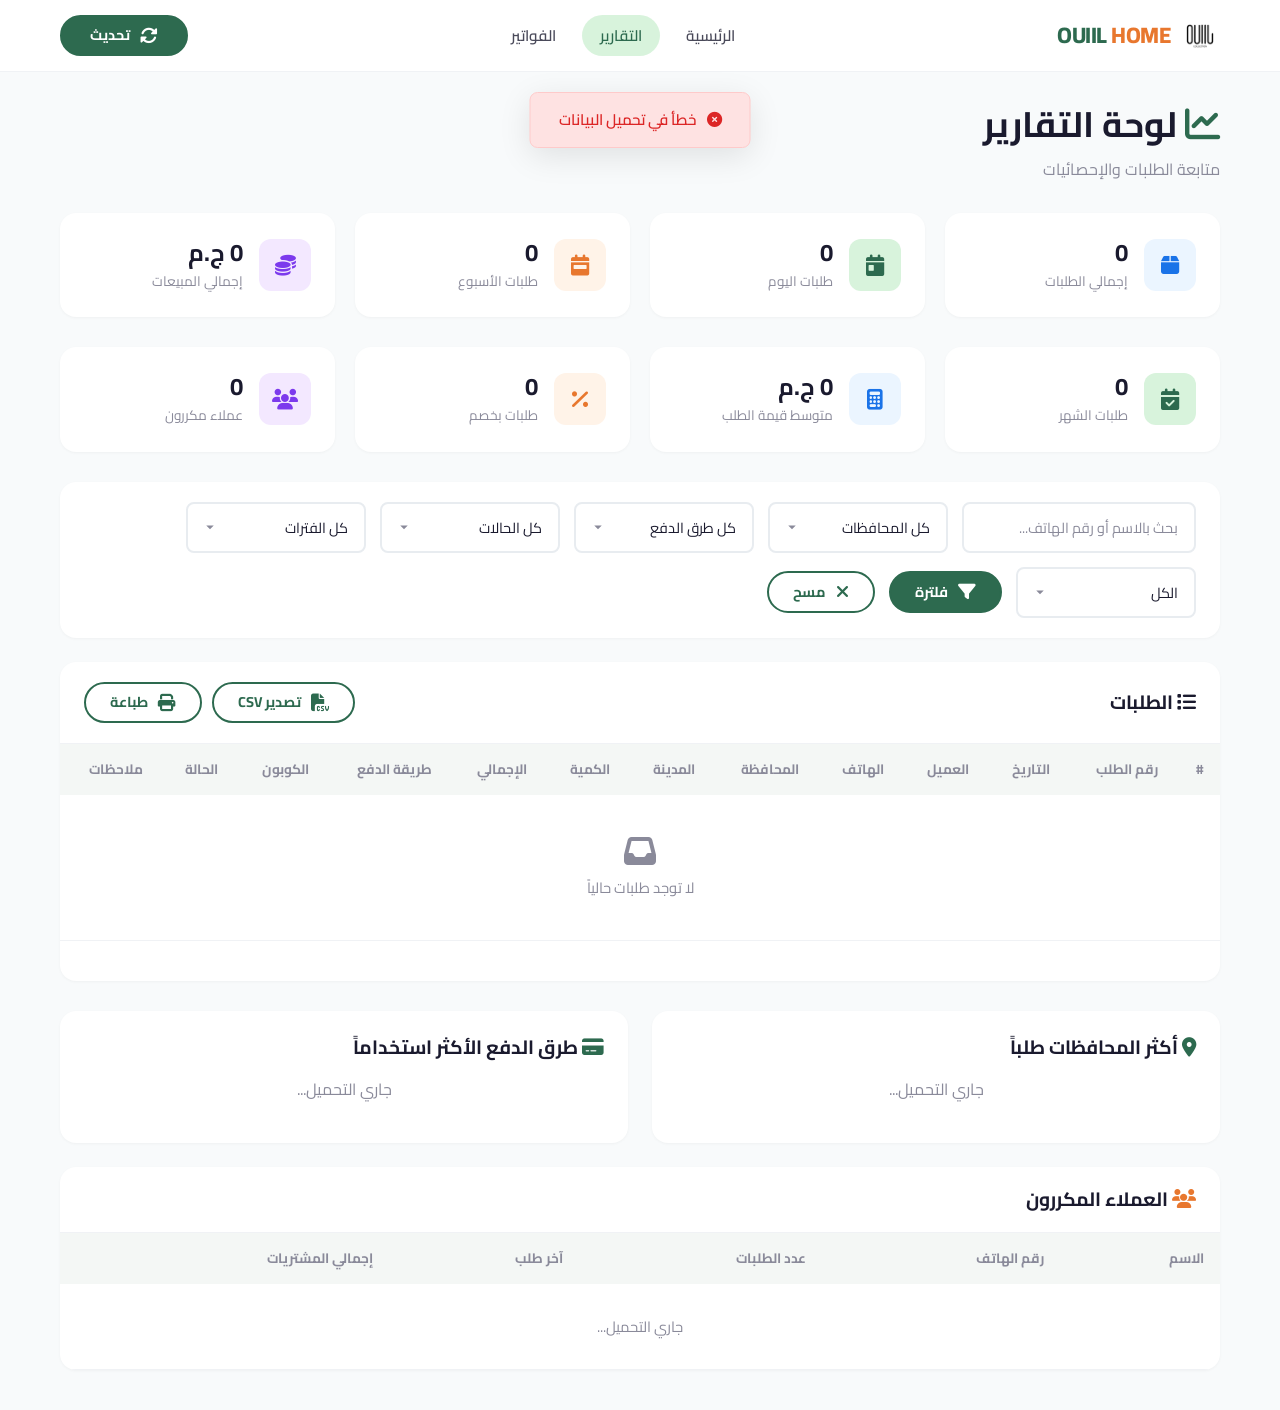
<file: reports.html>
<!DOCTYPE html>
<html lang="ar" dir="rtl">
<head>
    <meta charset="UTF-8">
    <meta name="viewport" content="width=device-width, initial-scale=1.0">
    <title>لوحة التقارير | OUIIL HOME</title>
    <link rel="icon" type="image/png" href="images/favicon.png">
    <link rel="stylesheet" href="https://cdnjs.cloudflare.com/ajax/libs/font-awesome/6.5.1/css/all.min.css">
    <link rel="stylesheet" href="css/style.css">
</head>
<body>

    <!-- HEADER -->
    <header class="header" id="header">
        <div class="container">
            <a href="index.html" class="logo">
                <img src="images/logo.png" alt="OUIIL HOME" onerror="this.style.display='none'">
                <span class="logo-text">OUIIL <span>HOME</span></span>
            </a>
            <nav class="nav-links">
                <a href="index.html">الرئيسية</a>
                <a href="reports.html" class="active">التقارير</a>
                <a href="invoice.html">الفواتير</a>
            </nav>
            <div class="header-actions">
                <button class="btn btn-primary header-cta" onclick="loadAllOrders()">
                    <i class="fas fa-sync-alt"></i> تحديث
                </button>
                <div class="menu-toggle" id="menuToggle">
                    <span></span><span></span><span></span>
                </div>
            </div>
        </div>
    </header>

    <nav class="mobile-nav" id="mobileNav">
        <a href="index.html">الرئيسية</a>
        <a href="reports.html" class="active">التقارير</a>
        <a href="invoice.html">الفواتير</a>
    </nav>
    <div class="mobile-overlay" id="mobileOverlay"></div>

    <!-- REPORTS SECTION -->
    <section class="reports-section">
        <div class="container">
            <h2 style="margin-bottom:8px;padding-top:10px;">
                <i class="fas fa-chart-line" style="color:var(--primary);"></i> لوحة التقارير
            </h2>
            <p style="color:var(--text-muted);margin-bottom:30px;">متابعة الطلبات والإحصائيات</p>

            <!-- Stats Cards -->
            <div class="stats-grid" id="statsGrid">
                <div class="stat-card">
                    <div class="stat-icon blue"><i class="fas fa-box"></i></div>
                    <div class="stat-info">
                        <h4 id="statTotal">0</h4>
                        <p>إجمالي الطلبات</p>
                    </div>
                </div>
                <div class="stat-card">
                    <div class="stat-icon green"><i class="fas fa-calendar-day"></i></div>
                    <div class="stat-info">
                        <h4 id="statToday">0</h4>
                        <p>طلبات اليوم</p>
                    </div>
                </div>
                <div class="stat-card">
                    <div class="stat-icon orange"><i class="fas fa-calendar-week"></i></div>
                    <div class="stat-info">
                        <h4 id="statWeek">0</h4>
                        <p>طلبات الأسبوع</p>
                    </div>
                </div>
                <div class="stat-card">
                    <div class="stat-icon purple"><i class="fas fa-coins"></i></div>
                    <div class="stat-info">
                        <h4 id="statRevenue">0 ج.م</h4>
                        <p>إجمالي المبيعات</p>
                    </div>
                </div>
            </div>

            <!-- Additional Stats -->
            <div class="stats-grid" style="margin-bottom:30px;">
                <div class="stat-card">
                    <div class="stat-icon green"><i class="fas fa-calendar-check"></i></div>
                    <div class="stat-info">
                        <h4 id="statMonth">0</h4>
                        <p>طلبات الشهر</p>
                    </div>
                </div>
                <div class="stat-card">
                    <div class="stat-icon blue"><i class="fas fa-calculator"></i></div>
                    <div class="stat-info">
                        <h4 id="statAvg">0 ج.م</h4>
                        <p>متوسط قيمة الطلب</p>
                    </div>
                </div>
                <div class="stat-card">
                    <div class="stat-icon orange"><i class="fas fa-percent"></i></div>
                    <div class="stat-info">
                        <h4 id="statDiscount">0</h4>
                        <p>طلبات بخصم</p>
                    </div>
                </div>
                <div class="stat-card">
                    <div class="stat-icon purple"><i class="fas fa-users"></i></div>
                    <div class="stat-info">
                        <h4 id="statDuplicates">0</h4>
                        <p>عملاء مكررون</p>
                    </div>
                </div>
            </div>

            <!-- Filters -->
            <div class="filters-bar">
                <input type="text" class="form-control" id="filterSearch" placeholder="بحث بالاسم أو رقم الهاتف...">
                <select class="form-control" id="filterGov">
                    <option value="">كل المحافظات</option>
                </select>
                <select class="form-control" id="filterPayment">
                    <option value="">كل طرق الدفع</option>
                    <option value="الدفع عند الاستلام">الدفع عند الاستلام</option>
                    <option value="محفظة إلكترونية">محفظة إلكترونية</option>
                    <option value="إنستا باي">إنستا باي</option>
                </select>
                <select class="form-control" id="filterStatus">
                    <option value="">كل الحالات</option>
                    <option value="جديد">جديد</option>
                    <option value="مؤكد">مؤكد</option>
                    <option value="تم الشحن">تم الشحن</option>
                    <option value="تم التوصيل">تم التوصيل</option>
                    <option value="ملغي">ملغي</option>
                </select>
                <select class="form-control" id="filterDate">
                    <option value="">كل الفترات</option>
                    <option value="today">اليوم</option>
                    <option value="week">هذا الأسبوع</option>
                    <option value="month">هذا الشهر</option>
                </select>
                <select class="form-control" id="filterDuplicate">
                    <option value="">الكل</option>
                    <option value="duplicate">مكررون فقط</option>
                </select>
                <button class="btn btn-primary" onclick="applyFilters()">
                    <i class="fas fa-filter"></i> فلترة
                </button>
                <button class="btn btn-outline" onclick="resetFilters()">
                    <i class="fas fa-times"></i> مسح
                </button>
            </div>

            <!-- Table -->
            <div class="table-wrapper">
                <div class="table-header">
                    <h4 style="margin:0;">
                        <i class="fas fa-list"></i> الطلبات
                        <span id="ordersCount" style="color:var(--text-muted);font-weight:400;font-size:0.9rem;"></span>
                    </h4>
                    <div style="display:flex;gap:10px;">
                        <button class="btn btn-sm btn-outline" onclick="exportCSV()">
                            <i class="fas fa-file-csv"></i> تصدير CSV
                        </button>
                        <button class="btn btn-sm btn-outline" onclick="window.print()">
                            <i class="fas fa-print"></i> طباعة
                        </button>
                    </div>
                </div>
                <div class="table-responsive">
                    <table class="data-table" id="ordersTable">
                        <thead>
                            <tr>
                                <th>#</th>
                                <th>رقم الطلب</th>
                                <th>التاريخ</th>
                                <th>العميل</th>
                                <th>الهاتف</th>
                                <th>المحافظة</th>
                                <th>المدينة</th>
                                <th>الكمية</th>
                                <th>الإجمالي</th>
                                <th>طريقة الدفع</th>
                                <th>الكوبون</th>
                                <th>الحالة</th>
                                <th>ملاحظات</th>
                            </tr>
                        </thead>
                        <tbody id="ordersTableBody">
                            <tr>
                                <td colspan="13" style="text-align:center;padding:40px;color:var(--text-muted);">
                                    <div class="loading-spinner" style="margin:0 auto 12px;"></div>
                                    <p>جاري تحميل البيانات...</p>
                                </td>
                            </tr>
                        </tbody>
                    </table>
                </div>
                <div class="table-pagination" id="pagination"></div>
            </div>

            <!-- Top Governorates -->
            <div style="margin-top:30px;display:grid;grid-template-columns:1fr 1fr;gap:24px;">
                <div class="table-wrapper" style="padding:24px;">
                    <h4 style="margin-bottom:16px;"><i class="fas fa-map-marker-alt" style="color:var(--primary);"></i> أكثر المحافظات طلباً</h4>
                    <div id="topGovernorates">
                        <p style="color:var(--text-muted);text-align:center;">جاري التحميل...</p>
                    </div>
                </div>
                <div class="table-wrapper" style="padding:24px;">
                    <h4 style="margin-bottom:16px;"><i class="fas fa-credit-card" style="color:var(--primary);"></i> طرق الدفع الأكثر استخداماً</h4>
                    <div id="topPayments">
                        <p style="color:var(--text-muted);text-align:center;">جاري التحميل...</p>
                    </div>
                </div>
            </div>

            <!-- Duplicate Customers -->
            <div class="table-wrapper" style="margin-top:24px;">
                <div class="table-header">
                    <h4 style="margin:0;"><i class="fas fa-users" style="color:var(--accent);"></i> العملاء المكررون</h4>
                </div>
                <div class="table-responsive">
                    <table class="data-table">
                        <thead>
                            <tr>
                                <th>الاسم</th>
                                <th>رقم الهاتف</th>
                                <th>عدد الطلبات</th>
                                <th>آخر طلب</th>
                                <th>إجمالي المشتريات</th>
                            </tr>
                        </thead>
                        <tbody id="duplicatesTableBody">
                            <tr><td colspan="5" style="text-align:center;padding:30px;color:var(--text-muted);">جاري التحميل...</td></tr>
                        </tbody>
                    </table>
                </div>
            </div>
        </div>
    </section>

    <div class="loading-overlay" id="loadingOverlay">
        <div class="loading-spinner"></div>
        <p>جاري تحميل البيانات...</p>
    </div>
    <div class="toast" id="toast"></div>

    <script src="js/main.js"></script>
    <script src="js/reports.js"></script>
</body>
</html>
</file>
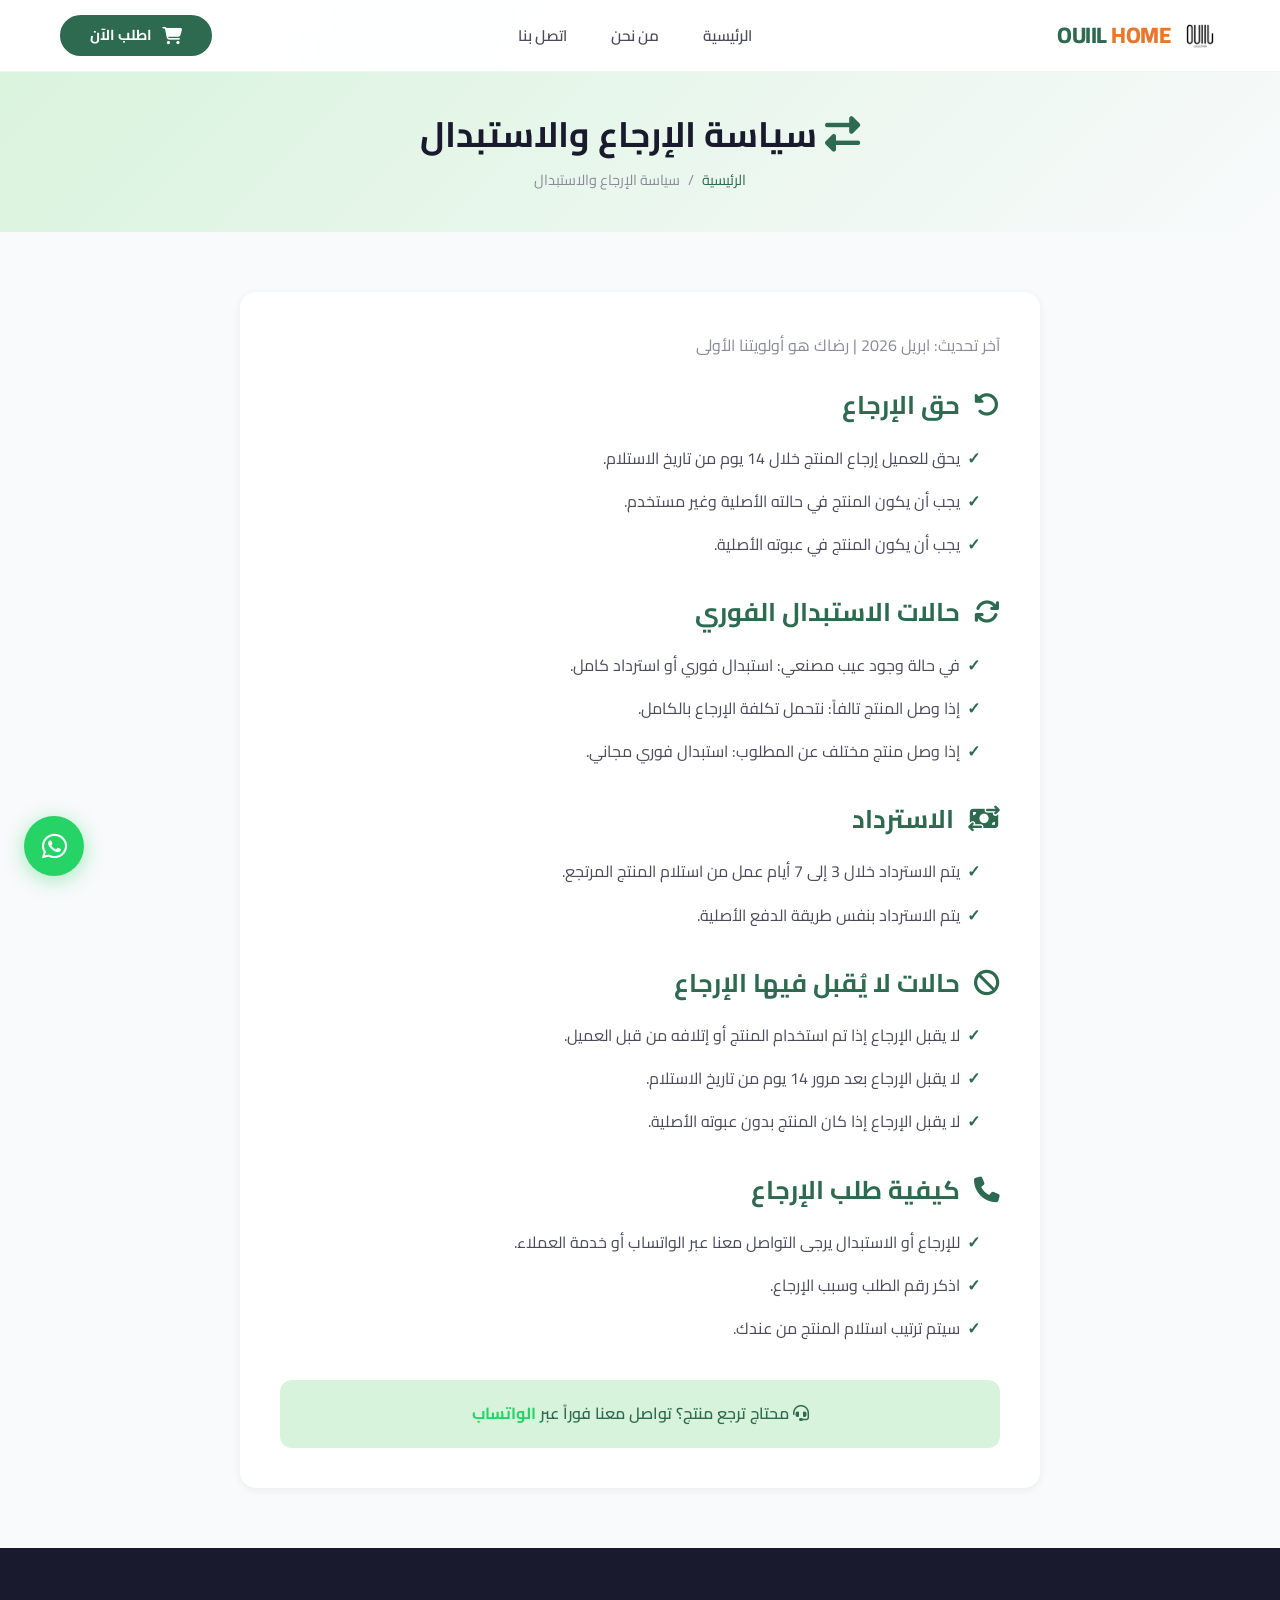
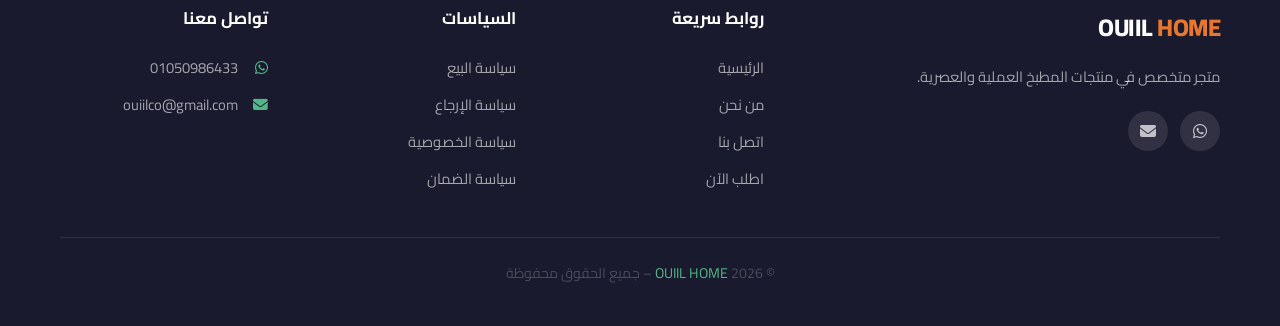
<file: return-policy.html>
<!DOCTYPE html>
<html lang="ar" dir="rtl">
<head>
    <meta charset="UTF-8">
    <meta name="viewport" content="width=device-width, initial-scale=1.0">
    <meta name="description" content="OUIIL HOME - سياسة الإرجاع والاستبدال">
    <title>سياسة الإرجاع والاستبدال | OUIIL HOME</title>
    <link rel="icon" type="image/png" href="images/favicon.png">
    <link rel="stylesheet" href="https://cdnjs.cloudflare.com/ajax/libs/font-awesome/6.5.1/css/all.min.css">
    <link rel="stylesheet" href="css/style.css">
</head>
<body>

    <!-- HEADER -->
    <header class="header" id="header">
        <div class="container">
            <a href="index.html" class="logo">
                <img src="images/logo.png" alt="OUIIL HOME" onerror="this.style.display='none'">
                <span class="logo-text">OUIIL <span>HOME</span></span>
            </a>
            <nav class="nav-links">
                <a href="index.html">الرئيسية</a>
                <a href="about.html">من نحن</a>
                <a href="contact.html">اتصل بنا</a>
            </nav>
            <div class="header-actions">
                <a href="checkout.html" class="btn btn-primary header-cta">
                    <i class="fas fa-shopping-cart"></i> اطلب الآن
                </a>
                <div class="menu-toggle" id="menuToggle">
                    <span></span><span></span><span></span>
                </div>
            </div>
        </div>
    </header>

    <nav class="mobile-nav" id="mobileNav">
        <a href="index.html">الرئيسية</a>
        <a href="about.html">من نحن</a>
        <a href="contact.html">اتصل بنا</a>
        <a href="checkout.html">اطلب الآن</a>
        <a href="sales-policy.html">سياسة البيع</a>
        <a href="return-policy.html" class="active">سياسة الإرجاع</a>
        <a href="privacy.html">سياسة الخصوصية</a>
        <a href="warranty.html">سياسة الضمان</a>
    </nav>
    <div class="mobile-overlay" id="mobileOverlay"></div>

    <!-- PAGE HEADER -->
    <section class="page-header">
        <div class="container">
            <h1><i class="fas fa-right-left" style="color:var(--primary);"></i> سياسة الإرجاع والاستبدال</h1>
            <div class="breadcrumb">
                <a href="index.html">الرئيسية</a>
                <span>/</span>
                <span>سياسة الإرجاع والاستبدال</span>
            </div>
        </div>
    </section>

    <!-- POLICY CONTENT -->
    <section style="padding:60px 0;background:var(--bg-light);">
        <div class="container">
            <div class="policy-content">
                <p style="color:var(--text-muted);margin-bottom:30px;">
                    آخر تحديث: ابريل 2026 | رضاك هو أولويتنا الأولى
                </p>

                <h3><i class="fas fa-rotate-left" style="margin-left:8px;"></i> حق الإرجاع</h3>
                <ul>
                    <li>يحق للعميل إرجاع المنتج خلال 14 يوم من تاريخ الاستلام.</li>
                    <li>يجب أن يكون المنتج في حالته الأصلية وغير مستخدم.</li>
                    <li>يجب أن يكون المنتج في عبوته الأصلية.</li>
                </ul>

                <h3><i class="fas fa-arrows-rotate" style="margin-left:8px;"></i> حالات الاستبدال الفوري</h3>
                <ul>
                    <li>في حالة وجود عيب مصنعي: استبدال فوري أو استرداد كامل.</li>
                    <li>إذا وصل المنتج تالفاً: نتحمل تكلفة الإرجاع بالكامل.</li>
                    <li>إذا وصل منتج مختلف عن المطلوب: استبدال فوري مجاني.</li>
                </ul>

                <h3><i class="fas fa-money-bill-transfer" style="margin-left:8px;"></i> الاسترداد</h3>
                <ul>
                    <li>يتم الاسترداد خلال 3 إلى 7 أيام عمل من استلام المنتج المرتجع.</li>
                    <li>يتم الاسترداد بنفس طريقة الدفع الأصلية.</li>
                </ul>

                <h3><i class="fas fa-ban" style="margin-left:8px;"></i> حالات لا يُقبل فيها الإرجاع</h3>
                <ul>
                    <li>لا يقبل الإرجاع إذا تم استخدام المنتج أو إتلافه من قبل العميل.</li>
                    <li>لا يقبل الإرجاع بعد مرور 14 يوم من تاريخ الاستلام.</li>
                    <li>لا يقبل الإرجاع إذا كان المنتج بدون عبوته الأصلية.</li>
                </ul>

                <h3><i class="fas fa-phone" style="margin-left:8px;"></i> كيفية طلب الإرجاع</h3>
                <ul>
                    <li>للإرجاع أو الاستبدال يرجى التواصل معنا عبر الواتساب أو خدمة العملاء.</li>
                    <li>اذكر رقم الطلب وسبب الإرجاع.</li>
                    <li>سيتم ترتيب استلام المنتج من عندك.</li>
                </ul>

                <div style="margin-top:30px;padding:20px;background:var(--primary-pale);border-radius:var(--radius-md);text-align:center;">
                    <p style="margin:0;color:var(--primary);font-weight:600;">
                        <i class="fas fa-headset"></i>
                        محتاج ترجع منتج؟ تواصل معنا فوراً عبر 
                        <a href="https://wa.me/201050986433?text=مرحبا، أرغب في إرجاع/استبدال منتج" 
                           target="_blank" style="color:var(--whatsapp);font-weight:700;">الواتساب</a>
                    </p>
                </div>
            </div>
        </div>
    </section>

    <!-- FOOTER -->
    <footer class="footer">
        <div class="container">
            <div class="footer-grid">
                <div class="footer-brand">
                    <span class="logo-text">OUIIL <span>HOME</span></span>
                    <p>متجر متخصص في منتجات المطبخ العملية والعصرية.</p>
                    <div class="footer-social">
                        <a href="https://wa.me/201050986433" target="_blank"><i class="fab fa-whatsapp"></i></a>
                        <a href="mailto:ouiilco@gmail.com"><i class="fas fa-envelope"></i></a>
                    </div>
                </div>
                <div class="footer-col"><h4>روابط سريعة</h4><a href="index.html">الرئيسية</a><a href="about.html">من نحن</a><a href="contact.html">اتصل بنا</a><a href="checkout.html">اطلب الآن</a></div>
                <div class="footer-col"><h4>السياسات</h4><a href="sales-policy.html">سياسة البيع</a><a href="return-policy.html">سياسة الإرجاع</a><a href="privacy.html">سياسة الخصوصية</a><a href="warranty.html">سياسة الضمان</a></div>
                <div class="footer-col"><h4>تواصل معنا</h4><div class="footer-contact-item"><i class="fab fa-whatsapp"></i><span dir="ltr">01050986433</span></div><div class="footer-contact-item"><i class="fas fa-envelope"></i><span>ouiilco@gmail.com</span></div></div>
            </div>
            <div class="footer-bottom"><p>© 2026 <a href="index.html">OUIIL HOME</a> – جميع الحقوق محفوظة</p></div>
        </div>
    </footer>

    <a href="https://wa.me/201050986433" target="_blank" class="floating-whatsapp"><i class="fab fa-whatsapp"></i></a>
    <div class="scroll-top" id="scrollTop" onclick="scrollToTop()"><i class="fas fa-chevron-up"></i></div>
    <div class="toast" id="toast"></div>
    <script src="js/main.js"></script>
</body>
</html>
</file>
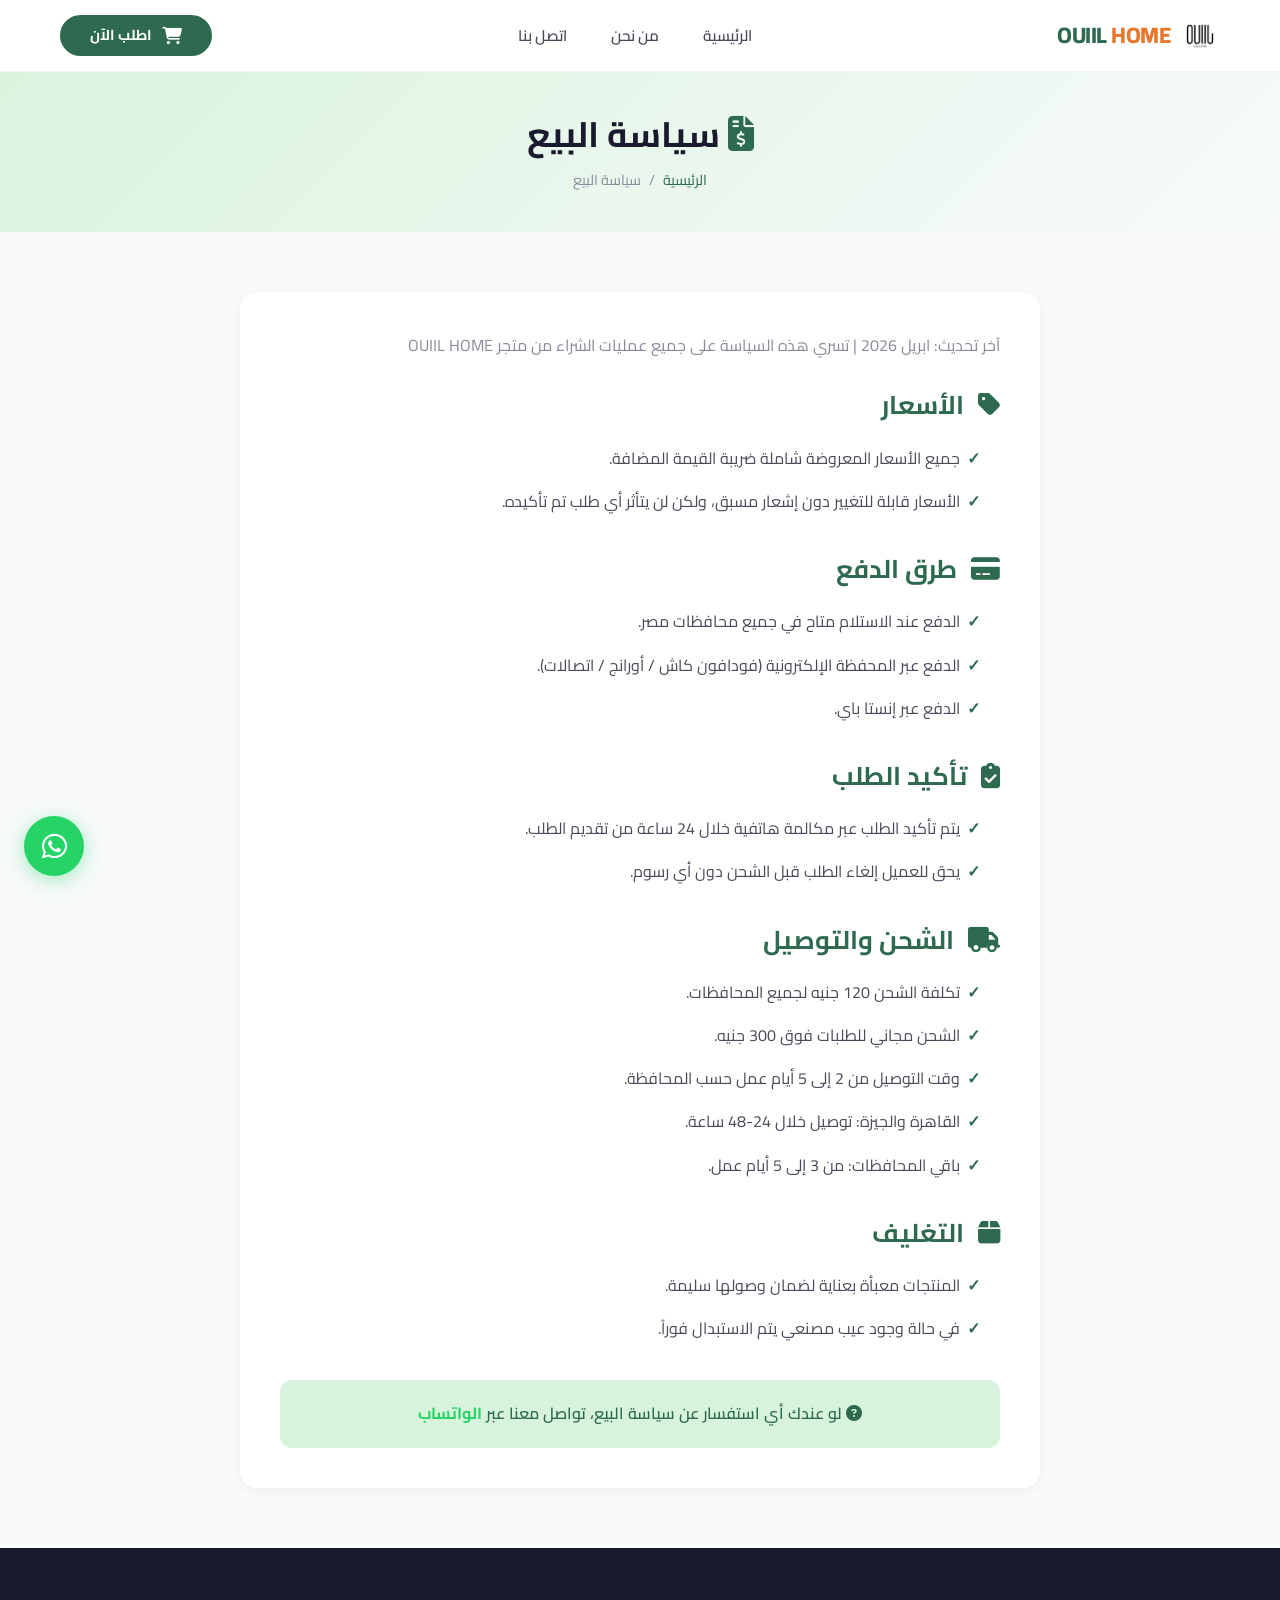
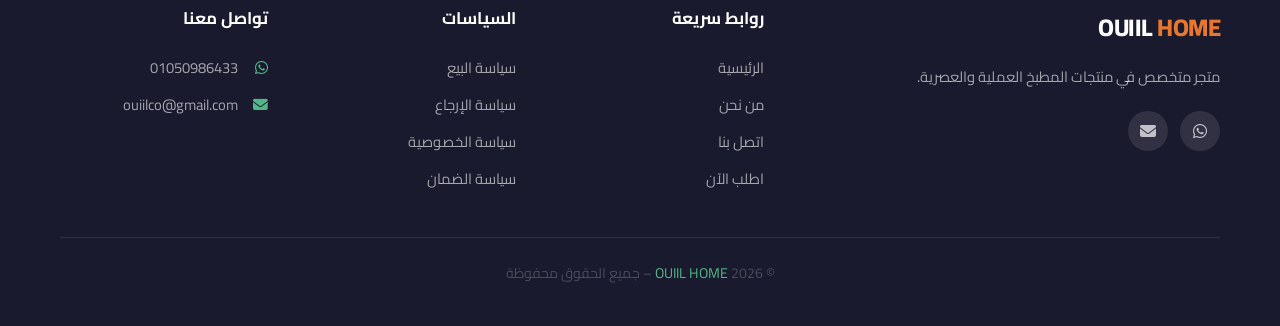
<file: sales-policy.html>
<!DOCTYPE html>
<html lang="ar" dir="rtl">
<head>
    <meta charset="UTF-8">
    <meta name="viewport" content="width=device-width, initial-scale=1.0">
    <meta name="description" content="OUIIL HOME - سياسة البيع">
    <title>سياسة البيع | OUIIL HOME</title>
    <link rel="icon" type="image/png" href="images/favicon.png">
    <link rel="stylesheet" href="https://cdnjs.cloudflare.com/ajax/libs/font-awesome/6.5.1/css/all.min.css">
    <link rel="stylesheet" href="css/style.css">
</head>
<body>

    <!-- HEADER -->
    <header class="header" id="header">
        <div class="container">
            <a href="index.html" class="logo">
                <img src="images/logo.png" alt="OUIIL HOME" onerror="this.style.display='none'">
                <span class="logo-text">OUIIL <span>HOME</span></span>
            </a>
            <nav class="nav-links">
                <a href="index.html">الرئيسية</a>
                <a href="about.html">من نحن</a>
                <a href="contact.html">اتصل بنا</a>
            </nav>
            <div class="header-actions">
                <a href="checkout.html" class="btn btn-primary header-cta">
                    <i class="fas fa-shopping-cart"></i> اطلب الآن
                </a>
                <div class="menu-toggle" id="menuToggle">
                    <span></span><span></span><span></span>
                </div>
            </div>
        </div>
    </header>

    <nav class="mobile-nav" id="mobileNav">
        <a href="index.html">الرئيسية</a>
        <a href="about.html">من نحن</a>
        <a href="contact.html">اتصل بنا</a>
        <a href="checkout.html">اطلب الآن</a>
        <a href="sales-policy.html" class="active">سياسة البيع</a>
        <a href="return-policy.html">سياسة الإرجاع</a>
        <a href="privacy.html">سياسة الخصوصية</a>
        <a href="warranty.html">سياسة الضمان</a>
    </nav>
    <div class="mobile-overlay" id="mobileOverlay"></div>

    <!-- PAGE HEADER -->
    <section class="page-header">
        <div class="container">
            <h1><i class="fas fa-file-invoice-dollar" style="color:var(--primary);"></i> سياسة البيع</h1>
            <div class="breadcrumb">
                <a href="index.html">الرئيسية</a>
                <span>/</span>
                <span>سياسة البيع</span>
            </div>
        </div>
    </section>

    <!-- POLICY CONTENT -->
    <section style="padding:60px 0;background:var(--bg-light);">
        <div class="container">
            <div class="policy-content">
                <p style="color:var(--text-muted);margin-bottom:30px;">
                    آخر تحديث: ابريل 2026 | تسري هذه السياسة على جميع عمليات الشراء من متجر OUIIL HOME
                </p>

                <h3><i class="fas fa-tag" style="margin-left:8px;"></i> الأسعار</h3>
                <ul>
                    <li>جميع الأسعار المعروضة شاملة ضريبة القيمة المضافة.</li>
                    <li>الأسعار قابلة للتغيير دون إشعار مسبق، ولكن لن يتأثر أي طلب تم تأكيده.</li>
                </ul>

                <h3><i class="fas fa-credit-card" style="margin-left:8px;"></i> طرق الدفع</h3>
                <ul>
                    <li>الدفع عند الاستلام متاح في جميع محافظات مصر.</li>
                    <li>الدفع عبر المحفظة الإلكترونية (فودافون كاش / أورانج / اتصالات).</li>
                    <li>الدفع عبر إنستا باي.</li>
                </ul>

                <h3><i class="fas fa-clipboard-check" style="margin-left:8px;"></i> تأكيد الطلب</h3>
                <ul>
                    <li>يتم تأكيد الطلب عبر مكالمة هاتفية خلال 24 ساعة من تقديم الطلب.</li>
                    <li>يحق للعميل إلغاء الطلب قبل الشحن دون أي رسوم.</li>
                </ul>

                <h3><i class="fas fa-truck" style="margin-left:8px;"></i> الشحن والتوصيل</h3>
                <ul>
                    <li>تكلفة الشحن 120 جنيه لجميع المحافظات.</li>
                    <li>الشحن مجاني للطلبات فوق 300 جنيه.</li>
                    <li>وقت التوصيل من 2 إلى 5 أيام عمل حسب المحافظة.</li>
                    <li>القاهرة والجيزة: توصيل خلال 24-48 ساعة.</li>
                    <li>باقي المحافظات: من 3 إلى 5 أيام عمل.</li>
                </ul>

                <h3><i class="fas fa-box" style="margin-left:8px;"></i> التغليف</h3>
                <ul>
                    <li>المنتجات معبأة بعناية لضمان وصولها سليمة.</li>
                    <li>في حالة وجود عيب مصنعي يتم الاستبدال فوراً.</li>
                </ul>

                <div style="margin-top:30px;padding:20px;background:var(--primary-pale);border-radius:var(--radius-md);text-align:center;">
                    <p style="margin:0;color:var(--primary);font-weight:600;">
                        <i class="fas fa-question-circle"></i>
                        لو عندك أي استفسار عن سياسة البيع، تواصل معنا عبر 
                        <a href="https://wa.me/201050986433" target="_blank" style="color:var(--whatsapp);font-weight:700;">الواتساب</a>
                    </p>
                </div>
            </div>
        </div>
    </section>

    <!-- FOOTER -->
    <footer class="footer">
        <div class="container">
            <div class="footer-grid">
                <div class="footer-brand">
                    <span class="logo-text">OUIIL <span>HOME</span></span>
                    <p>متجر متخصص في منتجات المطبخ العملية والعصرية.</p>
                    <div class="footer-social">
                        <a href="https://wa.me/201050986433" target="_blank"><i class="fab fa-whatsapp"></i></a>
                        <a href="mailto:ouiilco@gmail.com"><i class="fas fa-envelope"></i></a>
                    </div>
                </div>
                <div class="footer-col">
                    <h4>روابط سريعة</h4>
                    <a href="index.html">الرئيسية</a>
                    <a href="about.html">من نحن</a>
                    <a href="contact.html">اتصل بنا</a>
                    <a href="checkout.html">اطلب الآن</a>
                </div>
                <div class="footer-col">
                    <h4>السياسات</h4>
                    <a href="sales-policy.html">سياسة البيع</a>
                    <a href="return-policy.html">سياسة الإرجاع</a>
                    <a href="privacy.html">سياسة الخصوصية</a>
                    <a href="warranty.html">سياسة الضمان</a>
                </div>
                <div class="footer-col">
                    <h4>تواصل معنا</h4>
                    <div class="footer-contact-item">
                        <i class="fab fa-whatsapp"></i><span dir="ltr">01050986433</span>
                    </div>
                    <div class="footer-contact-item">
                        <i class="fas fa-envelope"></i><span>ouiilco@gmail.com</span>
                    </div>
                </div>
            </div>
            <div class="footer-bottom">
                <p>© 2026 <a href="index.html">OUIIL HOME</a> – جميع الحقوق محفوظة</p>
            </div>
        </div>
    </footer>

    <a href="https://wa.me/201050986433" target="_blank" class="floating-whatsapp"><i class="fab fa-whatsapp"></i></a>
    <div class="scroll-top" id="scrollTop" onclick="scrollToTop()"><i class="fas fa-chevron-up"></i></div>
    <div class="toast" id="toast"></div>
    <script src="js/main.js"></script>
</body>
</html>
</file>
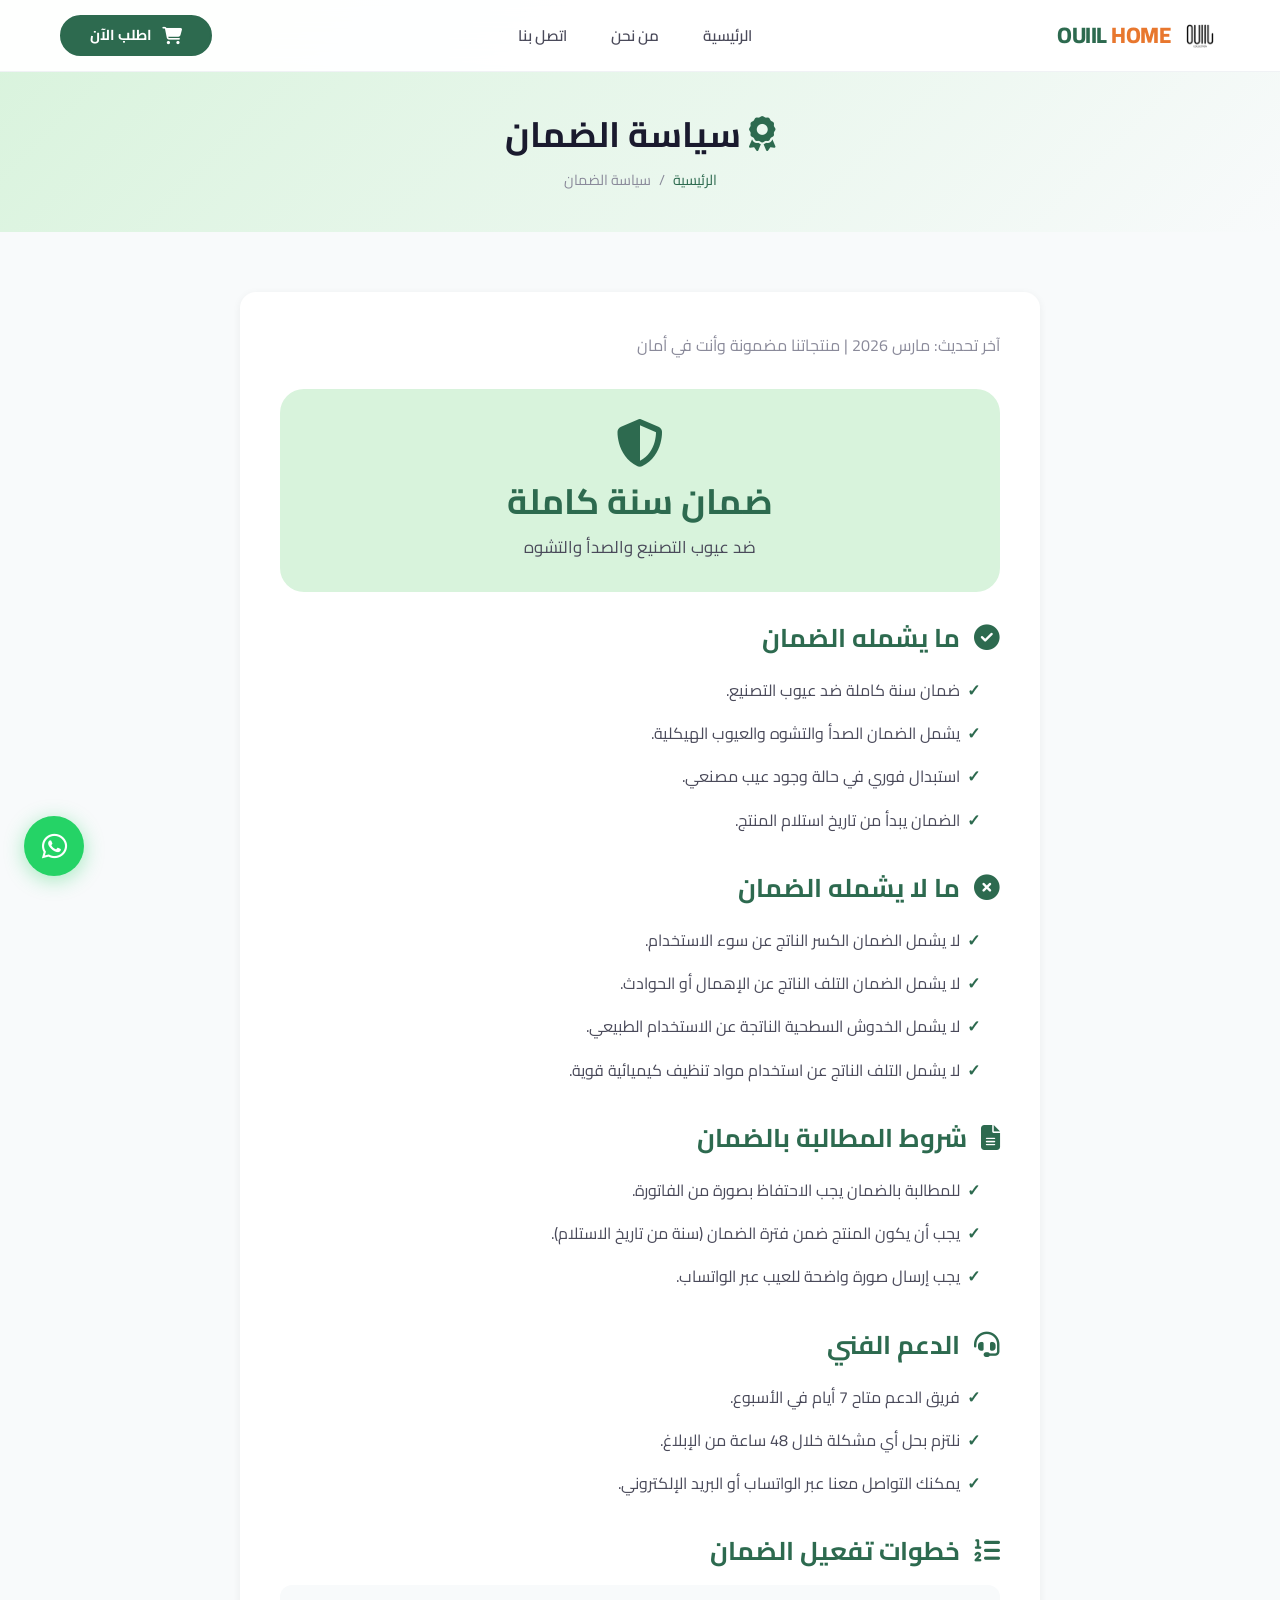
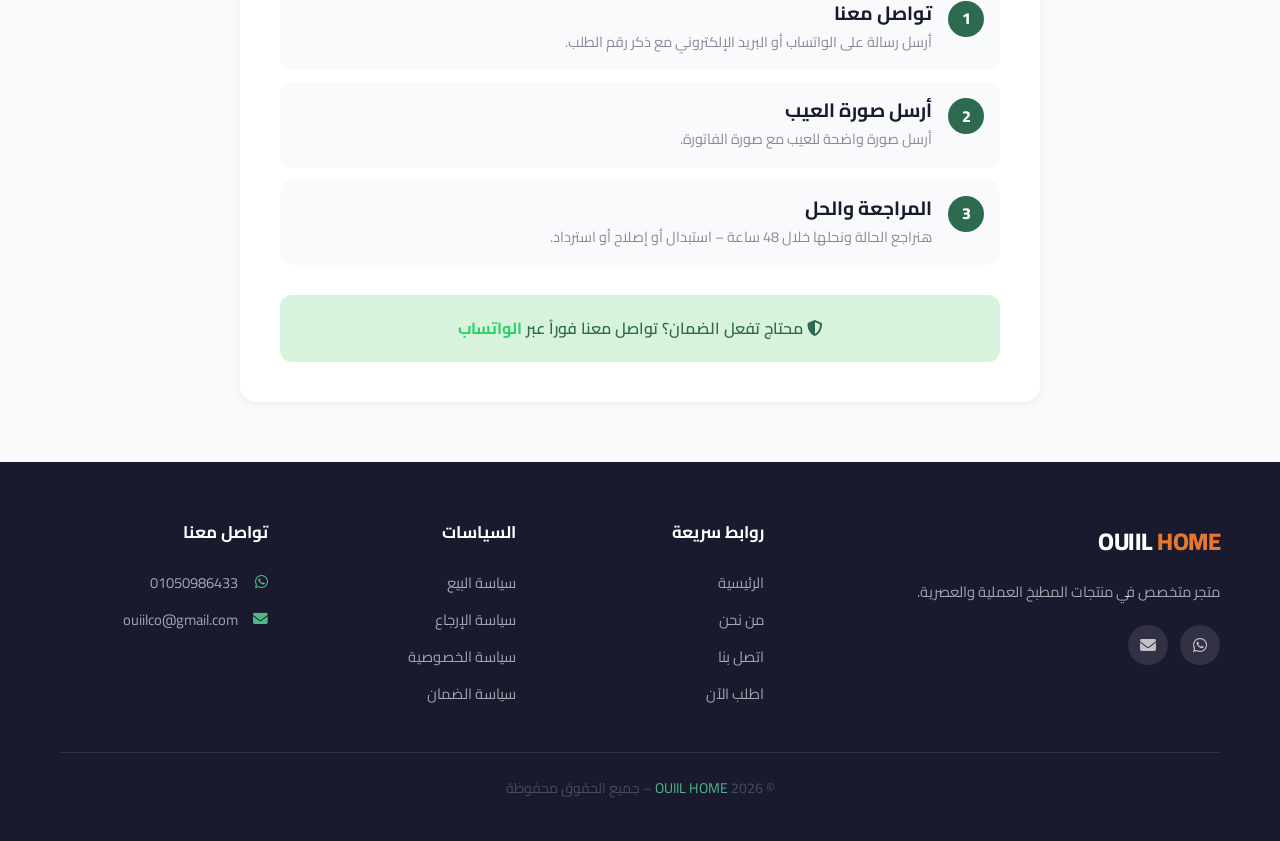
<file: warranty.html>
<!DOCTYPE html>
<html lang="ar" dir="rtl">
<head>
    <meta charset="UTF-8">
    <meta name="viewport" content="width=device-width, initial-scale=1.0">
    <meta name="description" content="OUIIL HOME - سياسة الضمان">
    <title>سياسة الضمان | OUIIL HOME</title>
    <link rel="icon" type="image/png" href="images/favicon.png">
    <link rel="stylesheet" href="https://cdnjs.cloudflare.com/ajax/libs/font-awesome/6.5.1/css/all.min.css">
    <link rel="stylesheet" href="css/style.css">
</head>
<body>

    <!-- HEADER -->
    <header class="header" id="header">
        <div class="container">
            <a href="index.html" class="logo">
                <img src="images/logo.png" alt="OUIIL HOME" onerror="this.style.display='none'">
                <span class="logo-text">OUIIL <span>HOME</span></span>
            </a>
            <nav class="nav-links">
                <a href="index.html">الرئيسية</a>
                <a href="about.html">من نحن</a>
                <a href="contact.html">اتصل بنا</a>
            </nav>
            <div class="header-actions">
                <a href="checkout.html" class="btn btn-primary header-cta">
                    <i class="fas fa-shopping-cart"></i> اطلب الآن
                </a>
                <div class="menu-toggle" id="menuToggle">
                    <span></span><span></span><span></span>
                </div>
            </div>
        </div>
    </header>

    <nav class="mobile-nav" id="mobileNav">
        <a href="index.html">الرئيسية</a>
        <a href="about.html">من نحن</a>
        <a href="contact.html">اتصل بنا</a>
        <a href="checkout.html">اطلب الآن</a>
        <a href="sales-policy.html">سياسة البيع</a>
        <a href="return-policy.html">سياسة الإرجاع</a>
        <a href="privacy.html">سياسة الخصوصية</a>
        <a href="warranty.html" class="active">سياسة الضمان</a>
    </nav>
    <div class="mobile-overlay" id="mobileOverlay"></div>

    <!-- PAGE HEADER -->
    <section class="page-header">
        <div class="container">
            <h1><i class="fas fa-award" style="color:var(--primary);"></i> سياسة الضمان</h1>
            <div class="breadcrumb">
                <a href="index.html">الرئيسية</a>
                <span>/</span>
                <span>سياسة الضمان</span>
            </div>
        </div>
    </section>

    <!-- POLICY CONTENT -->
    <section style="padding:60px 0;background:var(--bg-light);">
        <div class="container">
            <div class="policy-content">
                <p style="color:var(--text-muted);margin-bottom:30px;">
                    آخر تحديث: مارس 2026 | منتجاتنا مضمونة وأنت في أمان
                </p>

                <!-- Warranty Badge -->
                <div style="text-align:center;padding:30px;background:var(--primary-pale);border-radius:var(--radius-xl);margin-bottom:30px;">
                    <i class="fas fa-shield-halved" style="font-size:3rem;color:var(--primary);margin-bottom:12px;"></i>
                    <h2 style="color:var(--primary);margin-bottom:8px;">ضمان سنة كاملة</h2>
                    <p style="color:var(--text-body);margin:0;font-size:1.05rem;">ضد عيوب التصنيع والصدأ والتشوه</p>
                </div>

                <h3><i class="fas fa-check-circle" style="margin-left:8px;"></i> ما يشمله الضمان</h3>
                <ul>
                    <li>ضمان سنة كاملة ضد عيوب التصنيع.</li>
                    <li>يشمل الضمان الصدأ والتشوه والعيوب الهيكلية.</li>
                    <li>استبدال فوري في حالة وجود عيب مصنعي.</li>
                    <li>الضمان يبدأ من تاريخ استلام المنتج.</li>
                </ul>

                <h3><i class="fas fa-times-circle" style="margin-left:8px;"></i> ما لا يشمله الضمان</h3>
                <ul>
                    <li>لا يشمل الضمان الكسر الناتج عن سوء الاستخدام.</li>
                    <li>لا يشمل الضمان التلف الناتج عن الإهمال أو الحوادث.</li>
                    <li>لا يشمل الخدوش السطحية الناتجة عن الاستخدام الطبيعي.</li>
                    <li>لا يشمل التلف الناتج عن استخدام مواد تنظيف كيميائية قوية.</li>
                </ul>

                <h3><i class="fas fa-file-lines" style="margin-left:8px;"></i> شروط المطالبة بالضمان</h3>
                <ul>
                    <li>للمطالبة بالضمان يجب الاحتفاظ بصورة من الفاتورة.</li>
                    <li>يجب أن يكون المنتج ضمن فترة الضمان (سنة من تاريخ الاستلام).</li>
                    <li>يجب إرسال صورة واضحة للعيب عبر الواتساب.</li>
                </ul>

                <h3><i class="fas fa-headset" style="margin-left:8px;"></i> الدعم الفني</h3>
                <ul>
                    <li>فريق الدعم متاح 7 أيام في الأسبوع.</li>
                    <li>نلتزم بحل أي مشكلة خلال 48 ساعة من الإبلاغ.</li>
                    <li>يمكنك التواصل معنا عبر الواتساب أو البريد الإلكتروني.</li>
                </ul>

                <h3><i class="fas fa-list-ol" style="margin-left:8px;"></i> خطوات تفعيل الضمان</h3>
                <div style="margin-top:16px;">
                    <div style="display:flex;gap:16px;align-items:start;padding:16px;background:var(--bg-light);border-radius:var(--radius-md);margin-bottom:12px;">
                        <div style="width:36px;height:36px;background:var(--primary);color:white;border-radius:50%;display:flex;align-items:center;justify-content:center;font-weight:800;flex-shrink:0;">1</div>
                        <div><h4 style="margin-bottom:4px;">تواصل معنا</h4><p style="margin:0;color:var(--text-muted);font-size:0.9rem;">أرسل رسالة على الواتساب أو البريد الإلكتروني مع ذكر رقم الطلب.</p></div>
                    </div>
                    <div style="display:flex;gap:16px;align-items:start;padding:16px;background:var(--bg-light);border-radius:var(--radius-md);margin-bottom:12px;">
                        <div style="width:36px;height:36px;background:var(--primary);color:white;border-radius:50%;display:flex;align-items:center;justify-content:center;font-weight:800;flex-shrink:0;">2</div>
                        <div><h4 style="margin-bottom:4px;">أرسل صورة العيب</h4><p style="margin:0;color:var(--text-muted);font-size:0.9rem;">أرسل صورة واضحة للعيب مع صورة الفاتورة.</p></div>
                    </div>
                    <div style="display:flex;gap:16px;align-items:start;padding:16px;background:var(--bg-light);border-radius:var(--radius-md);margin-bottom:12px;">
                        <div style="width:36px;height:36px;background:var(--primary);color:white;border-radius:50%;display:flex;align-items:center;justify-content:center;font-weight:800;flex-shrink:0;">3</div>
                        <div><h4 style="margin-bottom:4px;">المراجعة والحل</h4><p style="margin:0;color:var(--text-muted);font-size:0.9rem;">هنراجع الحالة ونحلها خلال 48 ساعة – استبدال أو إصلاح أو استرداد.</p></div>
                    </div>
                </div>

                <div style="margin-top:30px;padding:20px;background:var(--primary-pale);border-radius:var(--radius-md);text-align:center;">
                    <p style="margin:0;color:var(--primary);font-weight:600;">
                        <i class="fas fa-shield-halved"></i>
                        محتاج تفعل الضمان؟ تواصل معنا فوراً عبر 
                        <a href="https://wa.me/201050986433?text=مرحبا، أرغب في تفعيل الضمان لطلبي" 
                           target="_blank" style="color:var(--whatsapp);font-weight:700;">الواتساب</a>
                    </p>
                </div>
            </div>
        </div>
    </section>

    <!-- FOOTER -->
    <footer class="footer">
        <div class="container">
            <div class="footer-grid">
                <div class="footer-brand">
                    <span class="logo-text">OUIIL <span>HOME</span></span>
                    <p>متجر متخصص في منتجات المطبخ العملية والعصرية.</p>
                    <div class="footer-social">
                        <a href="https://wa.me/201050986433" target="_blank"><i class="fab fa-whatsapp"></i></a>
                        <a href="mailto:ouiilco@gmail.com"><i class="fas fa-envelope"></i></a>
                    </div>
                </div>
                <div class="footer-col"><h4>روابط سريعة</h4><a href="index.html">الرئيسية</a><a href="about.html">من نحن</a><a href="contact.html">اتصل بنا</a><a href="checkout.html">اطلب الآن</a></div>
                <div class="footer-col"><h4>السياسات</h4><a href="sales-policy.html">سياسة البيع</a><a href="return-policy.html">سياسة الإرجاع</a><a href="privacy.html">سياسة الخصوصية</a><a href="warranty.html">سياسة الضمان</a></div>
                <div class="footer-col"><h4>تواصل معنا</h4><div class="footer-contact-item"><i class="fab fa-whatsapp"></i><span dir="ltr">01050986433</span></div><div class="footer-contact-item"><i class="fas fa-envelope"></i><span>ouiilco@gmail.com</span></div></div>
            </div>
            <div class="footer-bottom"><p>© 2026 <a href="index.html">OUIIL HOME</a> – جميع الحقوق محفوظة</p></div>
        </div>
    </footer>

    <a href="https://wa.me/201050986433" target="_blank" class="floating-whatsapp"><i class="fab fa-whatsapp"></i></a>
    <div class="scroll-top" id="scrollTop" onclick="scrollToTop()"><i class="fas fa-chevron-up"></i></div>
    <div class="toast" id="toast"></div>
    <script src="js/main.js"></script>
</body>
</html>
</file>
<file: css/style.css>
/* ==============================================
   OUIIL HOME - Complete Stylesheet (CLEANED)
   Arabic RTL E-Commerce Landing Page
   ============================================== */

@import url('https://fonts.googleapis.com/css2?family=Cairo:wght@300;400;500;600;700;800;900&display=swap');

/* ==============================================
   1. CSS VARIABLES
   ============================================== */
:root {
    --primary: #2D6A4F;
    --primary-rgb: 45, 106, 79;
    --primary-light: #52B788;
    --primary-lighter: #B7E4C7;
    --primary-pale: #D8F3DC;
    --primary-dark: #1B4332;

    --accent: #E8772E;
    --accent-dark: #D35400;
    --accent-light: #FFF3E8;

    --whatsapp: #25D366;
    --whatsapp-dark: #128C7E;
    --instapay: #5B2C8E;
    --wallet: #1A73E8;

    --bg-white: #FFFFFF;
    --bg-light: #F8FAFB;
    --bg-cream: #FFFDF7;
    --bg-section: #F4F7F5;

    --text-primary: #1A1A2E;
    --text-body: #4A4A5A;
    --text-muted: #8A8A9A;
    --text-white: #FFFFFF;

    --border: #E8ECF0;
    --border-light: #F0F2F5;

    --shadow-xs: 0 1px 3px rgba(0, 0, 0, 0.04);
    --shadow-sm: 0 2px 8px rgba(0, 0, 0, 0.06);
    --shadow-md: 0 4px 16px rgba(0, 0, 0, 0.08);
    --shadow-lg: 0 8px 32px rgba(0, 0, 0, 0.10);
    --shadow-xl: 0 16px 48px rgba(0, 0, 0, 0.14);

    --radius-xs: 6px;
    --radius-sm: 8px;
    --radius-md: 12px;
    --radius-lg: 16px;
    --radius-xl: 24px;
    --radius-pill: 50px;
    --radius-full: 50%;

    --transition-fast: all 0.2s ease;
    --transition: all 0.3s ease;
    --transition-slow: all 0.5s ease;

    --font: 'Cairo', sans-serif;
    --container: 1200px;
    --header-h: 72px;
}

/* ==============================================
   2. RESET & BASE
   ============================================== */
*,
*::before,
*::after {
    margin: 0;
    padding: 0;
    box-sizing: border-box;
}

html {
    scroll-behavior: smooth;
    -webkit-text-size-adjust: 100%;
}

body {
    font-family: var(--font);
    font-size: 16px;
    line-height: 1.7;
    color: var(--text-body);
    background: var(--bg-white);
    direction: rtl;
    overflow-x: hidden;
    -webkit-font-smoothing: antialiased;
}

img {
    max-width: 100%;
    height: auto;
    display: block;
}

a {
    text-decoration: none;
    color: inherit;
    transition: var(--transition);
}

ul, ol {
    list-style: none;
}

button, input, select, textarea {
    font-family: var(--font);
    font-size: 1rem;
    outline: none;
    border: none;
    background: none;
}

button {
    cursor: pointer;
}

/* ==============================================
   3. TYPOGRAPHY
   ============================================== */
h1, h2, h3, h4, h5, h6 {
    color: var(--text-primary);
    font-weight: 700;
    line-height: 1.3;
    margin-bottom: 0.5em;
}

h1 { font-size: clamp(1.8rem, 4vw, 2.8rem); }
h2 { font-size: clamp(1.5rem, 3vw, 2.2rem); }
h3 { font-size: clamp(1.2rem, 2.5vw, 1.6rem); }
h4 { font-size: 1.2rem; }
h5 { font-size: 1rem; }

p {
    margin-bottom: 1rem;
    color: var(--text-body);
}

.section-badge {
    display: inline-block;
    background: var(--primary-pale);
    color: var(--primary);
    padding: 6px 20px;
    border-radius: var(--radius-pill);
    font-size: 0.85rem;
    font-weight: 600;
    margin-bottom: 12px;
    letter-spacing: 0.5px;
}

.section-title {
    text-align: center;
    margin-bottom: 50px;
}

.section-title h2 {
    margin-bottom: 10px;
    position: relative;
}

.section-title p {
    color: var(--text-muted);
    max-width: 600px;
    margin: 0 auto;
}

/* ==============================================
   4. LAYOUT & CONTAINER
   ============================================== */
.container {
    max-width: var(--container);
    margin: 0 auto;
    padding: 0 20px;
    width: 100%;
}

section {
    padding: 80px 0;
}

.grid-2 {
    display: grid;
    grid-template-columns: repeat(2, 1fr);
    gap: 40px;
    align-items: center;
}

.grid-3 {
    display: grid;
    grid-template-columns: repeat(3, 1fr);
    gap: 30px;
}

.grid-4 {
    display: grid;
    grid-template-columns: repeat(4, 1fr);
    gap: 24px;
}

.text-center { text-align: center; }
.text-right { text-align: right; }

/* ==============================================
   5. BUTTONS
   ============================================== */
.btn {
    display: inline-flex;
    align-items: center;
    justify-content: center;
    gap: 10px;
    padding: 14px 36px;
    border-radius: var(--radius-pill);
    font-weight: 700;
    font-size: 1rem;
    transition: var(--transition);
    cursor: pointer;
    border: 2px solid transparent;
    line-height: 1;
    white-space: nowrap;
}

.btn i {
    font-size: 1.1rem;
}

.btn-primary {
    background: var(--primary);
    color: var(--text-white);
    border-color: var(--primary);
}

.btn-primary:hover {
    background: var(--primary-dark);
    border-color: var(--primary-dark);
    transform: translateY(-2px);
    box-shadow: 0 6px 20px rgba(var(--primary-rgb), 0.35);
}

.btn-accent {
    background: var(--accent);
    color: var(--text-white);
    border-color: var(--accent);
}

.btn-accent:hover {
    background: var(--accent-dark);
    border-color: var(--accent-dark);
    transform: translateY(-2px);
    box-shadow: 0 6px 20px rgba(232, 119, 46, 0.35);
}

.btn-outline {
    background: transparent;
    color: var(--primary);
    border-color: var(--primary);
}

.btn-outline:hover {
    background: var(--primary);
    color: var(--text-white);
    transform: translateY(-2px);
}

.btn-whatsapp {
    background: var(--whatsapp);
    color: var(--text-white);
    border-color: var(--whatsapp);
}

.btn-whatsapp:hover {
    background: var(--whatsapp-dark);
    border-color: var(--whatsapp-dark);
    transform: translateY(-2px);
    box-shadow: 0 6px 20px rgba(37, 211, 102, 0.35);
}

.btn-lg {
    padding: 16px 48px;
    font-size: 1.1rem;
}

.btn-sm {
    padding: 10px 24px;
    font-size: 0.9rem;
}

.btn-block {
    width: 100%;
}

/* ==============================================
   6. HEADER & NAVIGATION
   ============================================== */
.header {
    position: fixed;
    top: 0;
    right: 0;
    left: 0;
    height: var(--header-h);
    background: rgba(255, 255, 255, 0.97);
    backdrop-filter: blur(20px);
    -webkit-backdrop-filter: blur(20px);
    border-bottom: 1px solid var(--border-light);
    z-index: 1000;
    transition: var(--transition);
}

.header.scrolled {
    box-shadow: var(--shadow-sm);
}

.header .container {
    display: flex;
    align-items: center;
    justify-content: space-between;
    height: 100%;
}

.logo {
    display: flex;
    align-items: center;
    gap: 10px;
}

.logo img {
    height: 40px;
    width: auto;
}

.logo-text {
    font-size: 1.4rem;
    font-weight: 800;
    color: var(--primary);
    letter-spacing: -0.5px;
}

.logo-text span {
    color: var(--accent);
}

.nav-links {
    display: flex;
    align-items: center;
    gap: 8px;
}

.nav-links a {
    padding: 8px 18px;
    border-radius: var(--radius-pill);
    font-weight: 600;
    font-size: 0.95rem;
    color: var(--text-body);
    transition: var(--transition);
}

.nav-links a:hover,
.nav-links a.active {
    color: var(--primary);
    background: var(--primary-pale);
}

.header-actions {
    display: flex;
    align-items: center;
    gap: 12px;
}

.header-cta {
    padding: 10px 28px;
    font-size: 0.9rem;
}

/* Mobile Menu Toggle */
.menu-toggle {
    display: none;
    flex-direction: column;
    gap: 5px;
    cursor: pointer;
    padding: 8px;
    z-index: 1001;
}

.menu-toggle span {
    display: block;
    width: 24px;
    height: 2.5px;
    background: var(--text-primary);
    border-radius: 2px;
    transition: var(--transition);
}

.menu-toggle.active span:nth-child(1) {
    transform: rotate(45deg) translate(5px, 5px);
}

.menu-toggle.active span:nth-child(2) {
    opacity: 0;
}

.menu-toggle.active span:nth-child(3) {
    transform: rotate(-45deg) translate(5px, -5px);
}

/* Mobile Nav */
.mobile-nav {
    display: none;
    position: fixed;
    top: var(--header-h);
    right: -100%;
    width: 80%;
    max-width: 360px;
    height: calc(100vh - var(--header-h));
    background: var(--bg-white);
    box-shadow: var(--shadow-xl);
    z-index: 999;
    transition: var(--transition-slow);
    overflow-y: auto;
    padding: 30px 24px;
}

.mobile-nav.open {
    right: 0;
}

.mobile-nav a {
    display: block;
    padding: 14px 16px;
    font-weight: 600;
    font-size: 1.05rem;
    color: var(--text-body);
    border-radius: var(--radius-sm);
    margin-bottom: 4px;
    transition: var(--transition);
}

.mobile-nav a:hover,
.mobile-nav a.active {
    background: var(--primary-pale);
    color: var(--primary);
}

.mobile-nav .btn {
    margin-top: 20px;
}

.mobile-overlay {
    display: none;
    position: fixed;
    top: var(--header-h);
    left: 0;
    right: 0;
    bottom: 0;
    background: rgba(0, 0, 0, 0.4);
    z-index: 998;
    opacity: 0;
    transition: var(--transition);
}

.mobile-overlay.show {
    opacity: 1;
}

/* ==============================================
   7. HERO SECTION (FIXED)
   ============================================== */
.hero {
    padding-top: calc(var(--header-h) + 40px);
    padding-bottom: 60px;
    background: linear-gradient(135deg, var(--bg-white) 0%, var(--primary-pale) 50%, var(--bg-cream) 100%);
    min-height: 90vh;
    display: flex;
    align-items: center;
    position: relative;
    overflow: hidden;
}

.hero::before {
    content: '';
    position: absolute;
    top: -50%;
    left: -20%;
    width: 600px;
    height: 600px;
    border-radius: 50%;
    background: rgba(var(--primary-rgb), 0.04);
    pointer-events: none;
}

.hero-grid {
    display: grid;
    grid-template-columns: 1fr 1fr;
    gap: 60px;
    align-items: center;
    width: 100%;
    max-width: 100%;
}

/* Product Gallery */
.hero-gallery {
    position: relative;
    width: 100%;
    min-width: 0;
}

.main-image {
    width: 100%;
    border-radius: var(--radius-xl);
    overflow: hidden;
    background: var(--bg-white);
    box-shadow: var(--shadow-lg);
    aspect-ratio: 1;
    display: flex;
    align-items: center;
    justify-content: center;
    position: relative;
}

.main-image img {
    width: 100%;
    height: 100%;
    object-fit: cover;
    transition: var(--transition-slow);
}

.main-image:hover img {
    transform: scale(1.05);
}

.gallery-badge {
    position: absolute;
    top: 16px;
    right: 16px;
    background: var(--accent);
    color: white;
    padding: 6px 16px;
    border-radius: var(--radius-pill);
    font-size: 0.85rem;
    font-weight: 700;
    z-index: 2;
}

.thumb-list {
    display: flex;
    gap: 10px;
    margin-top: 16px;
    justify-content: center;
    overflow-x: auto;
    padding-bottom: 8px;
    scroll-behavior: smooth;
    -webkit-overflow-scrolling: touch;
    scrollbar-width: thin;
    scrollbar-color: var(--primary-lighter) transparent;
}

.thumb-list::-webkit-scrollbar {
    height: 6px;
}

.thumb-list::-webkit-scrollbar-track {
    background: transparent;
    border-radius: 3px;
}

.thumb-list::-webkit-scrollbar-thumb {
    background: var(--primary-lighter);
    border-radius: 3px;
}

.thumb-list::-webkit-scrollbar-thumb:hover {
    background: var(--primary-light);
}

.thumb-item {
    width: 72px;
    height: 72px;
    min-width: 72px;
    border-radius: var(--radius-md);
    overflow: hidden;
    cursor: pointer;
    border: 3px solid transparent;
    transition: var(--transition);
    background: var(--bg-white);
    box-shadow: var(--shadow-xs);
    flex-shrink: 0;
}

.thumb-item:hover,
.thumb-item.active {
    border-color: var(--primary);
    box-shadow: var(--shadow-md);
}

.thumb-item img {
    width: 100%;
    height: 100%;
    object-fit: cover;
    display: block;
}

/* Hero Info */
.hero-info {
    padding: 20px 0;
    width: 100%;
    min-width: 0;
    overflow: hidden;
}

.hero-info .product-category {
    color: var(--primary-light);
    font-weight: 600;
    font-size: 0.95rem;
    margin-bottom: 8px;
}

.hero-info h1 {
    font-size: clamp(1.6rem, 3.5vw, 2.4rem);
    line-height: 1.4;
    margin-bottom: 16px;
    color: var(--text-primary);
    word-wrap: break-word;
    overflow-wrap: break-word;
}

.hero-info .product-brief {
    color: var(--text-muted);
    font-size: 1.05rem;
    margin-bottom: 20px;
    line-height: 1.8;
    word-wrap: break-word;
    overflow-wrap: break-word;
}

.price-box {
    display: flex;
    align-items: center;
    gap: 16px;
    margin-bottom: 24px;
    flex-wrap: wrap;
}

.current-price {
    font-size: 2.2rem;
    font-weight: 900;
    color: var(--primary);
}

.old-price {
    font-size: 1.3rem;
    color: var(--text-muted);
    text-decoration: line-through;
}

.price-badge {
    background: #FEE2E2;
    color: #DC2626;
    padding: 4px 14px;
    border-radius: var(--radius-pill);
    font-size: 0.85rem;
    font-weight: 700;
}

.hero-features {
    margin-bottom: 28px;
    width: 100%;
}

.hero-features li {
    display: flex;
    align-items: center;
    gap: 10px;
    padding: 8px 0;
    font-weight: 500;
    color: var(--text-body);
    word-wrap: break-word;
    overflow-wrap: break-word;
}

.hero-features li i {
    color: var(--primary);
    font-size: 0.9rem;
    width: 24px;
    height: 24px;
    background: var(--primary-pale);
    border-radius: var(--radius-full);
    display: flex;
    align-items: center;
    justify-content: center;
    flex-shrink: 0;
}

.hero-buttons {
    display: flex;
    gap: 14px;
    flex-wrap: wrap;
    margin-bottom: 28px;
    width: 100%;
}

.hero-guarantee {
    display: flex;
    gap: 24px;
    flex-wrap: wrap;
    width: 100%;
}

.hero-guarantee-item {
    display: flex;
    align-items: center;
    gap: 8px;
    font-size: 0.9rem;
    color: var(--text-muted);
}

.hero-guarantee-item i {
    color: var(--primary-light);
}

/* ==============================================
   8. TRUST BADGES
   ============================================== */
.trust-section {
    padding: 50px 0;
    background: var(--bg-white);
    border-top: 1px solid var(--border-light);
    border-bottom: 1px solid var(--border-light);
}

.trust-grid {
    display: grid;
    grid-template-columns: repeat(4, 1fr);
    gap: 24px;
}

.trust-card {
    text-align: center;
    padding: 30px 20px;
    border-radius: var(--radius-lg);
    transition: var(--transition);
    background: var(--bg-light);
}

.trust-card:hover {
    background: var(--primary-pale);
    transform: translateY(-4px);
    box-shadow: var(--shadow-md);
}

.trust-icon {
    width: 60px;
    height: 60px;
    margin: 0 auto 16px;
    background: var(--primary-pale);
    border-radius: var(--radius-full);
    display: flex;
    align-items: center;
    justify-content: center;
    font-size: 1.5rem;
    color: var(--primary);
    transition: var(--transition);
}

.trust-card:hover .trust-icon {
    background: var(--primary);
    color: var(--text-white);
}

.trust-card h4 {
    font-size: 1rem;
    margin-bottom: 6px;
}

.trust-card p {
    font-size: 0.85rem;
    color: var(--text-muted);
    margin-bottom: 0;
}

/* ==============================================
   9. FEATURES SECTION
   ============================================== */
.features-section {
    background: var(--bg-white);
}

.features-grid {
    display: grid;
    grid-template-columns: repeat(3, 1fr);
    gap: 30px;
}

.feature-card {
    background: var(--bg-light);
    border-radius: var(--radius-lg);
    padding: 36px 28px;
    transition: var(--transition);
    border: 1px solid var(--border-light);
    position: relative;
    overflow: hidden;
}

.feature-card::before {
    content: '';
    position: absolute;
    top: 0;
    right: 0;
    width: 4px;
    height: 0;
    background: var(--primary);
    border-radius: 0 0 4px 4px;
    transition: var(--transition-slow);
}

.feature-card:hover::before {
    height: 100%;
}

.feature-card:hover {
    transform: translateY(-6px);
    box-shadow: var(--shadow-lg);
    border-color: var(--primary-lighter);
}

.feature-icon {
    width: 64px;
    height: 64px;
    background: var(--primary-pale);
    border-radius: var(--radius-md);
    display: flex;
    align-items: center;
    justify-content: center;
    font-size: 1.6rem;
    color: var(--primary);
    margin-bottom: 20px;
    transition: var(--transition);
}

.feature-card:hover .feature-icon {
    background: var(--primary);
    color: var(--text-white);
    transform: scale(1.05);
}

.feature-card h4 {
    font-size: 1.1rem;
    margin-bottom: 10px;
}

.feature-card p {
    font-size: 0.92rem;
    color: var(--text-muted);
    line-height: 1.8;
    margin-bottom: 0;
}

/* ==============================================
   10. SPECIFICATIONS SECTION
   ============================================== */
.specs-section {
    background: var(--bg-section);
}

.specs-grid {
    display: grid;
    grid-template-columns: 1fr 1fr;
    gap: 50px;
    align-items: center;
}

.specs-image {
    border-radius: var(--radius-xl);
    overflow: hidden;
    box-shadow: var(--shadow-lg);
}

.specs-image img {
    width: 100%;
    height: 100%;
    object-fit: cover;
}

.specs-table {
    width: 100%;
}

.spec-row {
    display: flex;
    align-items: center;
    padding: 16px 20px;
    border-radius: var(--radius-sm);
    transition: var(--transition);
}

.spec-row:nth-child(odd) {
    background: var(--bg-white);
}

.spec-row:hover {
    background: var(--primary-pale);
}

.spec-label {
    font-weight: 700;
    color: var(--text-primary);
    width: 45%;
    display: flex;
    align-items: center;
    gap: 10px;
}

.spec-label i {
    color: var(--primary);
    font-size: 0.85rem;
}

.spec-value {
    color: var(--text-body);
    flex: 1;
}

/* ==============================================
   11. WHY US / BENEFITS
   ============================================== */
.benefits-section {
    background: var(--bg-white);
}

.benefits-grid {
    display: grid;
    grid-template-columns: repeat(2, 1fr);
    gap: 24px;
}

.benefit-card {
    display: flex;
    gap: 20px;
    padding: 28px;
    background: var(--bg-light);
    border-radius: var(--radius-lg);
    border: 1px solid var(--border-light);
    transition: var(--transition);
}

.benefit-card:hover {
    background: var(--bg-white);
    box-shadow: var(--shadow-md);
    transform: translateY(-3px);
    border-color: var(--primary-lighter);
}

.benefit-num {
    width: 48px;
    height: 48px;
    background: var(--primary-pale);
    border-radius: var(--radius-full);
    display: flex;
    align-items: center;
    justify-content: center;
    font-weight: 800;
    color: var(--primary);
    font-size: 1.1rem;
    flex-shrink: 0;
}

.benefit-card:hover .benefit-num {
    background: var(--primary);
    color: var(--text-white);
}

.benefit-content h4 {
    margin-bottom: 6px;
    font-size: 1.05rem;
}

.benefit-content p {
    font-size: 0.9rem;
    color: var(--text-muted);
    margin-bottom: 0;
    line-height: 1.7;
}

/* ==============================================
   12. POLICIES PREVIEW
   ============================================== */
.policies-section {
    background: var(--bg-section);
}

.policies-grid {
    display: grid;
    grid-template-columns: repeat(4, 1fr);
    gap: 24px;
}

.policy-card {
    background: var(--bg-white);
    border-radius: var(--radius-lg);
    padding: 30px 24px;
    text-align: center;
    border: 1px solid var(--border-light);
    transition: var(--transition);
}

.policy-card:hover {
    transform: translateY(-4px);
    box-shadow: var(--shadow-md);
    border-color: var(--primary-lighter);
}

.policy-icon {
    width: 56px;
    height: 56px;
    margin: 0 auto 16px;
    background: var(--primary-pale);
    border-radius: var(--radius-full);
    display: flex;
    align-items: center;
    justify-content: center;
    font-size: 1.4rem;
    color: var(--primary);
}

.policy-card:hover .policy-icon {
    background: var(--primary);
    color: var(--text-white);
}

.policy-card h4 {
    font-size: 1rem;
    margin-bottom: 8px;
}

.policy-card p {
    font-size: 0.85rem;
    color: var(--text-muted);
    margin-bottom: 12px;
}

.policy-link {
    color: var(--primary);
    font-weight: 600;
    font-size: 0.9rem;
    display: inline-flex;
    align-items: center;
    gap: 6px;
}

.policy-link:hover {
    gap: 10px;
    color: var(--primary-dark);
}

/* ==============================================
   13. FAQ SECTION
   ============================================== */
.faq-section {
    background: var(--bg-white);
}

.faq-list {
    max-width: 800px;
    margin: 0 auto;
}

.faq-item {
    background: var(--bg-light);
    border-radius: var(--radius-md);
    margin-bottom: 12px;
    border: 1px solid var(--border-light);
    overflow: hidden;
    transition: var(--transition);
}

.faq-item.active {
    border-color: var(--primary-lighter);
    box-shadow: var(--shadow-sm);
}

.faq-question {
    display: flex;
    align-items: center;
    justify-content: space-between;
    padding: 20px 24px;
    cursor: pointer;
    font-weight: 600;
    color: var(--text-primary);
    transition: var(--transition);
    gap: 16px;
}

.faq-question:hover {
    color: var(--primary);
}

.faq-question i {
    font-size: 0.85rem;
    color: var(--primary);
    transition: var(--transition);
    flex-shrink: 0;
}

.faq-item.active .faq-question i {
    transform: rotate(180deg);
}

.faq-answer {
    max-height: 0;
    overflow: hidden;
    transition: max-height 0.4s ease;
}

.faq-answer-content {
    padding: 0 24px 20px;
    color: var(--text-muted);
    font-size: 0.95rem;
    line-height: 1.8;
}

/* ==============================================
   14. CTA SECTION
   ============================================== */
.cta-section {
    background: linear-gradient(135deg, var(--primary) 0%, var(--primary-dark) 100%);
    padding: 80px 0;
    text-align: center;
    position: relative;
    overflow: hidden;
}

.cta-section::before {
    content: '';
    position: absolute;
    top: -100px;
    left: -100px;
    width: 300px;
    height: 300px;
    border-radius: 50%;
    background: rgba(255, 255, 255, 0.05);
}

.cta-section::after {
    content: '';
    position: absolute;
    bottom: -80px;
    right: -80px;
    width: 250px;
    height: 250px;
    border-radius: 50%;
    background: rgba(255, 255, 255, 0.05);
}

.cta-section h2 {
    color: var(--text-white);
    margin-bottom: 16px;
}

.cta-section p {
    color: rgba(255, 255, 255, 0.8);
    max-width: 500px;
    margin: 0 auto 30px;
    font-size: 1.1rem;
}

.cta-buttons {
    display: flex;
    justify-content: center;
    gap: 16px;
    flex-wrap: wrap;
    position: relative;
    z-index: 1;
}

.cta-section .btn-accent {
    background: var(--accent);
    border-color: var(--accent);
}

.cta-section .btn-accent:hover {
    background: var(--accent-dark);
    border-color: var(--accent-dark);
}

.cta-section .btn-outline {
    color: var(--text-white);
    border-color: rgba(255, 255, 255, 0.4);
}

.cta-section .btn-outline:hover {
    background: rgba(255, 255, 255, 0.15);
    border-color: var(--text-white);
}

/* ==============================================
   15. FOOTER
   ============================================== */
.footer {
    background: var(--text-primary);
    color: rgba(255, 255, 255, 0.7);
    padding-top: 60px;
}

.footer-grid {
    display: grid;
    grid-template-columns: 2fr 1fr 1fr 1fr;
    gap: 40px;
    padding-bottom: 40px;
    border-bottom: 1px solid rgba(255, 255, 255, 0.1);
}

.footer-brand .logo-text {
    color: var(--text-white);
    font-size: 1.5rem;
    margin-bottom: 16px;
    display: block;
}

.footer-brand p {
    color: rgba(255, 255, 255, 0.6);
    font-size: 0.92rem;
    margin-bottom: 20px;
    line-height: 1.8;
}

.footer-social {
    display: flex;
    gap: 12px;
}

.footer-social a {
    width: 40px;
    height: 40px;
    border-radius: var(--radius-full);
    background: rgba(255, 255, 255, 0.1);
    display: flex;
    align-items: center;
    justify-content: center;
    color: rgba(255, 255, 255, 0.7);
    transition: var(--transition);
}

.footer-social a:hover {
    background: var(--primary);
    color: var(--text-white);
    transform: translateY(-3px);
}

.footer-col h4 {
    color: var(--text-white);
    margin-bottom: 20px;
    font-size: 1.05rem;
}

.footer-col a {
    display: block;
    padding: 6px 0;
    color: rgba(255, 255, 255, 0.6);
    font-size: 0.92rem;
    transition: var(--transition);
}

.footer-col a:hover {
    color: var(--primary-light);
    padding-right: 8px;
}

.footer-contact-item {
    display: flex;
    align-items: center;
    gap: 10px;
    padding: 6px 0;
    color: rgba(255, 255, 255, 0.6);
    font-size: 0.92rem;
}

.footer-contact-item i {
    color: var(--primary-light);
    width: 20px;
}

.footer-bottom {
    padding: 24px 0;
    text-align: center;
    font-size: 0.88rem;
    color: rgba(255, 255, 255, 0.4);
}

.footer-bottom a {
    color: var(--primary-light);
}

/* ==============================================
   16. FLOATING BUTTONS
   ============================================== */
.floating-whatsapp {
    position: fixed;
    bottom: 24px;
    left: 24px;
    width: 60px;
    height: 60px;
    background: var(--whatsapp);
    color: var(--text-white);
    border-radius: var(--radius-full);
    display: flex;
    align-items: center;
    justify-content: center;
    font-size: 1.8rem;
    box-shadow: 0 4px 20px rgba(37, 211, 102, 0.4);
    z-index: 900;
    transition: var(--transition);
    animation: pulse-whatsapp 2s infinite;
}

.floating-whatsapp:hover {
    transform: scale(1.1);
    box-shadow: 0 6px 28px rgba(37, 211, 102, 0.5);
}

@keyframes pulse-whatsapp {
    0%, 100% { box-shadow: 0 4px 20px rgba(37, 211, 102, 0.4); }
    50% { box-shadow: 0 4px 30px rgba(37, 211, 102, 0.6); }
}

.scroll-top {
    position: fixed;
    bottom: 24px;
    right: 24px;
    width: 48px;
    height: 48px;
    background: var(--primary);
    color: var(--text-white);
    border-radius: var(--radius-full);
    display: flex;
    align-items: center;
    justify-content: center;
    font-size: 1.2rem;
    box-shadow: var(--shadow-md);
    z-index: 900;
    opacity: 0;
    visibility: hidden;
    transform: translateY(20px);
    transition: var(--transition);
    cursor: pointer;
}

.scroll-top.show {
    opacity: 1;
    visibility: visible;
    transform: translateY(0);
}

.scroll-top:hover {
    background: var(--primary-dark);
    transform: translateY(-3px);
}

/* ==============================================
   17. PAGE HEADER (Inner Pages)
   ============================================== */
.page-header {
    padding-top: calc(var(--header-h) + 40px);
    padding-bottom: 40px;
    background: linear-gradient(135deg, var(--primary-pale) 0%, var(--bg-light) 100%);
    text-align: center;
}

.page-header h1 {
    font-size: clamp(1.6rem, 3vw, 2.2rem);
    margin-bottom: 10px;
}

.breadcrumb {
    display: flex;
    justify-content: center;
    gap: 8px;
    font-size: 0.9rem;
    color: var(--text-muted);
}

.breadcrumb a {
    color: var(--primary);
}

.breadcrumb span {
    color: var(--text-muted);
}

/* ==============================================
   18. ABOUT PAGE
   ============================================== */
.about-content {
    max-width: 800px;
    margin: 0 auto;
}

.about-grid {
    display: grid;
    grid-template-columns: repeat(2, 1fr);
    gap: 30px;
    margin-top: 40px;
}

.about-card {
    background: var(--bg-light);
    padding: 32px;
    border-radius: var(--radius-lg);
    border: 1px solid var(--border-light);
    text-align: center;
    transition: var(--transition);
}

.about-card:hover {
    transform: translateY(-4px);
    box-shadow: var(--shadow-md);
}

.about-card i {
    font-size: 2rem;
    color: var(--primary);
    margin-bottom: 16px;
}

/* ==============================================
   19. CONTACT PAGE
   ============================================== */
.contact-grid {
    display: grid;
    grid-template-columns: 1fr 1fr;
    gap: 50px;
}

.contact-info-card {
    display: flex;
    gap: 16px;
    padding: 24px;
    background: var(--bg-light);
    border-radius: var(--radius-md);
    margin-bottom: 16px;
    transition: var(--transition);
}

.contact-info-card:hover {
    background: var(--primary-pale);
    transform: translateX(-4px);
}

.contact-info-icon {
    width: 50px;
    height: 50px;
    background: var(--primary-pale);
    border-radius: var(--radius-full);
    display: flex;
    align-items: center;
    justify-content: center;
    font-size: 1.2rem;
    color: var(--primary);
    flex-shrink: 0;
}

.contact-info-card:hover .contact-info-icon {
    background: var(--primary);
    color: var(--text-white);
}

/* ==============================================
   20. FORMS
   ============================================== */
.form-group {
    margin-bottom: 20px;
}

.form-label {
    display: block;
    font-weight: 600;
    color: var(--text-primary);
    margin-bottom: 8px;
    font-size: 0.95rem;
}

.form-label .required {
    color: #DC2626;
    margin-right: 4px;
}

.form-control {
    width: 100%;
    padding: 14px 18px;
    border: 2px solid var(--border);
    border-radius: var(--radius-sm);
    font-size: 1rem;
    color: var(--text-primary);
    background: var(--bg-white);
    transition: var(--transition);
}

.form-control:focus {
    border-color: var(--primary);
    box-shadow: 0 0 0 4px rgba(var(--primary-rgb), 0.1);
}

.form-control::placeholder {
    color: var(--text-muted);
}

.form-control.error {
    border-color: #DC2626;
    box-shadow: 0 0 0 4px rgba(220, 38, 38, 0.1);
}

.form-error {
    color: #DC2626;
    font-size: 0.85rem;
    margin-top: 6px;
    display: none;
}

.form-error.show {
    display: block;
}

select.form-control {
    appearance: none;
    -webkit-appearance: none;
    background-image: url("data:image/svg+xml,%3Csvg xmlns='http://www.w3.org/2000/svg' width='12' height='12' fill='%238A8A9A' viewBox='0 0 16 16'%3E%3Cpath d='M8 11L3 6h10l-5 5z'/%3E%3C/svg%3E");
    background-repeat: no-repeat;
    background-position: left 16px center;
    padding-left: 40px;
}

textarea.form-control {
    min-height: 120px;
    resize: vertical;
}

.form-row {
    display: grid;
    grid-template-columns: 1fr 1fr;
    gap: 20px;
}

/* ==============================================
   21. CHECKOUT PAGE
   ============================================== */
.checkout-section {
    padding-top: calc(var(--header-h) + 30px);
    padding-bottom: 60px;
    background: var(--bg-light);
    min-height: 100vh;
}

.checkout-grid {
    display: grid;
    grid-template-columns: 1.4fr 1fr;
    gap: 40px;
    align-items: start;
}

.checkout-form-card {
    background: var(--bg-white);
    border-radius: var(--radius-lg);
    padding: 36px;
    box-shadow: var(--shadow-sm);
}

.checkout-form-card h3 {
    margin-bottom: 24px;
    padding-bottom: 16px;
    border-bottom: 2px solid var(--border-light);
    display: flex;
    align-items: center;
    gap: 10px;
}

.checkout-form-card h3 i {
    color: var(--primary);
}

.order-summary {
    background: var(--bg-white);
    border-radius: var(--radius-lg);
    padding: 32px;
    box-shadow: var(--shadow-sm);
    position: sticky;
    top: calc(var(--header-h) + 20px);
}

.order-summary h3 {
    margin-bottom: 24px;
    padding-bottom: 16px;
    border-bottom: 2px solid var(--border-light);
}

.summary-product {
    display: flex;
    gap: 16px;
    padding: 16px 0;
    border-bottom: 1px solid var(--border-light);
}

.summary-product-img {
    width: 80px;
    height: 80px;
    border-radius: var(--radius-sm);
    overflow: hidden;
    flex-shrink: 0;
}

.summary-product-img img {
    width: 100%;
    height: 100%;
    object-fit: cover;
}

.summary-product-info h4 {
    font-size: 0.95rem;
    margin-bottom: 4px;
}

.summary-product-info p {
    font-size: 0.85rem;
    color: var(--text-muted);
    margin-bottom: 0;
}

.quantity-control {
    display: flex;
    align-items: center;
    gap: 0;
    margin-top: 12px;
    border: 2px solid var(--border);
    border-radius: var(--radius-sm);
    overflow: hidden;
    width: fit-content;
}

.qty-btn {
    width: 40px;
    height: 40px;
    display: flex;
    align-items: center;
    justify-content: center;
    background: var(--bg-light);
    cursor: pointer;
    font-size: 1.1rem;
    color: var(--text-primary);
    transition: var(--transition);
}

.qty-btn:hover {
    background: var(--primary-pale);
    color: var(--primary);
}

.qty-input {
    width: 50px;
    height: 40px;
    text-align: center;
    font-weight: 700;
    font-size: 1rem;
    border: none;
    border-left: 2px solid var(--border);
    border-right: 2px solid var(--border);
    color: var(--text-primary);
}

.coupon-section {
    padding: 16px 0;
    border-bottom: 1px solid var(--border-light);
}

.coupon-input-group {
    display: flex;
    gap: 8px;
}

.coupon-input-group input {
    flex: 1;
    padding: 12px 16px;
    border: 2px solid var(--border);
    border-radius: var(--radius-sm);
    font-size: 0.95rem;
}

.coupon-input-group input:focus {
    border-color: var(--primary);
}

.coupon-input-group button {
    padding: 12px 20px;
    background: var(--primary);
    color: var(--text-white);
    border-radius: var(--radius-sm);
    font-weight: 600;
    font-size: 0.9rem;
    white-space: nowrap;
}

.coupon-msg {
    font-size: 0.85rem;
    margin-top: 8px;
    display: none;
}

.coupon-msg.success { color: var(--primary); display: block; }
.coupon-msg.error { color: #DC2626; display: block; }

.summary-line {
    display: flex;
    justify-content: space-between;
    padding: 10px 0;
    font-size: 0.95rem;
}

.summary-line.discount { color: var(--primary); }

.summary-total {
    display: flex;
    justify-content: space-between;
    padding: 16px 0;
    margin-top: 8px;
    border-top: 2px solid var(--border);
    font-weight: 800;
    font-size: 1.2rem;
    color: var(--text-primary);
}

.payment-methods { margin-top: 20px; }

.payment-option {
    display: flex;
    align-items: center;
    gap: 14px;
    padding: 16px 20px;
    border: 2px solid var(--border);
    border-radius: var(--radius-sm);
    margin-bottom: 10px;
    cursor: pointer;
    transition: var(--transition);
}

.payment-option:hover { border-color: var(--primary-lighter); }

.payment-option.selected {
    border-color: var(--primary);
    background: var(--primary-pale);
}

.payment-option input[type="radio"] {
    accent-color: var(--primary);
    width: 18px;
    height: 18px;
}

.payment-option-label { font-weight: 600; color: var(--text-primary); }
.payment-option-desc { font-size: 0.85rem; color: var(--text-muted); }

.payment-details {
    display: none;
    padding: 20px;
    background: var(--accent-light);
    border-radius: var(--radius-sm);
    margin-top: 10px;
    border: 1px solid var(--border);
}

.payment-details.show { display: block; }

.transfer-number {
    background: var(--bg-white);
    padding: 14px 20px;
    border-radius: var(--radius-sm);
    font-weight: 700;
    font-size: 1.1rem;
    color: var(--primary);
    text-align: center;
    margin-bottom: 16px;
    border: 2px dashed var(--primary-lighter);
    direction: ltr;
}

.file-upload {
    border: 2px dashed var(--border);
    border-radius: var(--radius-sm);
    padding: 30px;
    text-align: center;
    cursor: pointer;
    transition: var(--transition);
    position: relative;
    background: var(--bg-white);
}

.file-upload:hover {
    border-color: var(--primary);
    background: var(--primary-pale);
}

.file-upload i { font-size: 2rem; color: var(--primary); margin-bottom: 10px; }
.file-upload p { color: var(--text-muted); font-size: 0.9rem; margin-bottom: 0; }

.file-upload input[type="file"] {
    position: absolute;
    top: 0; left: 0;
    width: 100%; height: 100%;
    opacity: 0; cursor: pointer;
}

.file-preview { display: none; margin-top: 12px; text-align: center; }
.file-preview img { max-width: 200px; border-radius: var(--radius-sm); margin: 0 auto; }
.file-preview .file-name { font-size: 0.85rem; color: var(--primary); margin-top: 8px; }

.checkout-submit { margin-top: 24px; }

/* ==============================================
   22. SUCCESS MESSAGE
   ============================================== */
.success-overlay {
    display: none;
    position: fixed;
    top: 0; left: 0; right: 0; bottom: 0;
    background: rgba(0, 0, 0, 0.6);
    z-index: 2000;
    align-items: center;
    justify-content: center;
}

.success-overlay.show { display: flex; }
.success-modal {
    background: var(--bg-white);
    border-radius: var(--radius-xl);
    padding: 50px 40px;
    max-width: 480px;
    width: 90%;
    text-align: center;
    animation: modalIn 0.4s ease;
}

@keyframes modalIn {
    from { opacity: 0; transform: scale(0.9) translateY(20px); }
    to { opacity: 1; transform: scale(1) translateY(0); }
}

.success-icon {
    width: 80px;
    height: 80px;
    background: var(--primary-pale);
    border-radius: var(--radius-full);
    display: flex;
    align-items: center;
    justify-content: center;
    margin: 0 auto 20px;
    font-size: 2rem;
    color: var(--primary);
}

.success-modal h2 { margin-bottom: 12px; }
.success-modal p { color: var(--text-muted); font-size: 1rem; margin-bottom: 24px; }

/* ==============================================
   23. POLICY PAGES
   ============================================== */
.policy-content {
    max-width: 800px;
    margin: 0 auto;
    background: var(--bg-white);
    padding: 40px;
    border-radius: var(--radius-lg);
    box-shadow: var(--shadow-sm);
}

.policy-content h3 {
    color: var(--primary);
    margin-top: 30px;
    margin-bottom: 14px;
}

.policy-content ul { padding-right: 20px; }

.policy-content li {
    padding: 8px 0;
    color: var(--text-body);
    position: relative;
    padding-right: 20px;
}

.policy-content li::before {
    content: '✓';
    position: absolute;
    right: 0;
    color: var(--primary);
    font-weight: 700;
}

/* ==============================================
   24. REPORTS PAGE
   ============================================== */
.reports-section {
    padding-top: calc(var(--header-h) + 20px);
    padding-bottom: 40px;
    background: var(--bg-light);
    min-height: 100vh;
}

.stats-grid {
    display: grid;
    grid-template-columns: repeat(4, 1fr);
    gap: 20px;
    margin-bottom: 30px;
}

.stat-card {
    background: var(--bg-white);
    padding: 24px;
    border-radius: var(--radius-lg);
    box-shadow: var(--shadow-xs);
    display: flex;
    align-items: center;
    gap: 16px;
}

.stat-icon {
    width: 52px;
    height: 52px;
    border-radius: var(--radius-md);
    display: flex;
    align-items: center;
    justify-content: center;
    font-size: 1.3rem;
}

.stat-icon.blue { background: #EBF5FF; color: #1A73E8; }
.stat-icon.green { background: var(--primary-pale); color: var(--primary); }
.stat-icon.orange { background: #FFF3E8; color: var(--accent); }
.stat-icon.purple { background: #F3E8FF; color: #7C3AED; }

.stat-info h4 { font-size: 1.5rem; margin-bottom: 2px; }
.stat-info p { font-size: 0.85rem; color: var(--text-muted); margin-bottom: 0; }

.filters-bar {
    background: var(--bg-white);
    padding: 20px 24px;
    border-radius: var(--radius-lg);
    box-shadow: var(--shadow-xs);
    margin-bottom: 24px;
    display: flex;
    flex-wrap: wrap;
    gap: 14px;
    align-items: center;
}

.filters-bar .form-control { width: auto; min-width: 180px; padding: 10px 16px; font-size: 0.9rem; }
.filters-bar .btn { padding: 10px 24px; font-size: 0.9rem; }

.table-wrapper {
    background: var(--bg-white);
    border-radius: var(--radius-lg);
    box-shadow: var(--shadow-xs);
    overflow: hidden;
}

.table-header {
    padding: 20px 24px;
    display: flex;
    justify-content: space-between;
    align-items: center;
    border-bottom: 1px solid var(--border-light);
}

.table-responsive { overflow-x: auto; }

.data-table { width: 100%; border-collapse: collapse; }

.data-table th {
    background: var(--bg-section);
    padding: 14px 16px;
    text-align: right;
    font-weight: 700;
    font-size: 0.85rem;
    color: var(--text-muted);
    text-transform: uppercase;
    white-space: nowrap;
}

.data-table td {
    padding: 14px 16px;
    border-bottom: 1px solid var(--border-light);
    font-size: 0.92rem;
    white-space: nowrap;
}

.data-table tr:hover { background: var(--bg-light); }

.status-badge {
    display: inline-block;
    padding: 4px 14px;
    border-radius: var(--radius-pill);
    font-size: 0.8rem;
    font-weight: 600;
}

.status-badge.pending { background: #FEF3C7; color: #D97706; }
.status-badge.confirmed { background: #D1FAE5; color: #059669; }
.status-badge.shipped { background: #DBEAFE; color: #2563EB; }
.status-badge.delivered { background: var(--primary-pale); color: var(--primary); }
.status-badge.cancelled { background: #FEE2E2; color: #DC2626; }

.duplicate-flag {
    display: inline-flex;
    align-items: center;
    gap: 4px;
    color: #D97706;
    font-size: 0.8rem;
    font-weight: 600;
}

.table-pagination {
    display: flex;
    justify-content: center;
    gap: 6px;
    padding: 20px;
}

.table-pagination button {
    width: 38px;
    height: 38px;
    border-radius: var(--radius-sm);
    border: 1px solid var(--border);
    display: flex;
    align-items: center;
    justify-content: center;
    font-weight: 600;
    transition: var(--transition);
}

.table-pagination button:hover,
.table-pagination button.active {
    background: var(--primary);
    color: var(--text-white);
    border-color: var(--primary);
}

/* ==============================================
   25. INVOICE PAGE
   ============================================== */
.invoice-section {
    padding-top: calc(var(--header-h) + 30px);
    padding-bottom: 40px;
    background: var(--bg-light);
    min-height: 100vh;
}

.invoice-search {
    background: var(--bg-white);
    padding: 24px;
    border-radius: var(--radius-lg);
    box-shadow: var(--shadow-xs);
    margin-bottom: 30px;
    display: flex;
    gap: 12px;
    align-items: end;
}

.invoice-paper {
    background: var(--bg-white);
    max-width: 800px;
    margin: 0 auto;
    padding: 50px;
    border-radius: var(--radius-lg);
    box-shadow: var(--shadow-md);
}

.invoice-header-section {
    display: flex;
    justify-content: space-between;
    align-items: start;
    padding-bottom: 24px;
    border-bottom: 3px solid var(--primary);
    margin-bottom: 30px;
}

.invoice-brand h2 { color: var(--primary); font-size: 1.6rem; margin-bottom: 4px; }
.invoice-brand p { font-size: 0.85rem; color: var(--text-muted); margin-bottom: 0; }

.invoice-meta { text-align: left; }
.invoice-meta p { font-size: 0.9rem; margin-bottom: 4px; }

.invoice-details-grid {
    display: grid;
    grid-template-columns: 1fr 1fr;
    gap: 30px;
    margin-bottom: 30px;
}

.invoice-detail-box h4 {
    color: var(--primary);
    font-size: 0.95rem;
    margin-bottom: 12px;
    padding-bottom: 8px;
    border-bottom: 1px solid var(--border-light);
}

.invoice-detail-box p { font-size: 0.9rem; margin-bottom: 6px; }

.invoice-table { width: 100%; border-collapse: collapse; margin-bottom: 24px; }

.invoice-table th {
    background: var(--primary);
    color: var(--text-white);
    padding: 12px 16px;
    text-align: right;
    font-size: 0.9rem;
}

.invoice-table td {
    padding: 12px 16px;
    border-bottom: 1px solid var(--border-light);
    font-size: 0.92rem;
}

.invoice-totals { display: flex; justify-content: flex-start; margin-bottom: 30px; }
.invoice-totals-box { min-width: 280px; }

.invoice-totals-row {
    display: flex;
    justify-content: space-between;
    padding: 8px 0;
    font-size: 0.95rem;
}

.invoice-totals-row.total {
    border-top: 2px solid var(--text-primary);
    padding-top: 12px;
    margin-top: 8px;
    font-weight: 800;
    font-size: 1.15rem;
    color: var(--primary);
}

.invoice-footer-section {
    text-align: center;
    padding-top: 24px;
    border-top: 1px solid var(--border-light);
    color: var(--text-muted);
    font-size: 0.85rem;
}

.invoice-actions { text-align: center; margin-top: 24px; }

/* ==============================================
   26. LOADING & STATES
   ============================================== */
.loading-spinner {
    display: inline-block;
    width: 24px;
    height: 24px;
    border: 3px solid var(--border);
    border-top: 3px solid var(--primary);
    border-radius: 50%;
    animation: spin 0.8s linear infinite;
}

@keyframes spin { to { transform: rotate(360deg); } }

.loading-overlay {
    position: fixed;
    top: 0; left: 0; right: 0; bottom: 0;
    background: rgba(255, 255, 255, 0.9);
    display: none;
    align-items: center;
    justify-content: center;
    z-index: 3000;
    flex-direction: column;
    gap: 16px;
}

.loading-overlay.show { display: flex; }

.loading-overlay .loading-spinner { width: 48px; height: 48px; border-width: 4px; }

.skeleton {
    background: linear-gradient(90deg, var(--bg-light) 25%, var(--border-light) 50%, var(--bg-light) 75%);
    background-size: 200% 100%;
    animation: shimmer 1.5s infinite;
    border-radius: var(--radius-sm);
}

@keyframes shimmer {
    0% { background-position: 200% 0; }
    100% { background-position: -200% 0; }
}

.toast {
    position: fixed;
    top: calc(var(--header-h) + 20px);
    left: 50%;
    transform: translateX(-50%) translateY(-20px);
    padding: 14px 28px;
    border-radius: var(--radius-sm);
    font-weight: 600;
    font-size: 0.95rem;
    z-index: 3000;
    opacity: 0;
    transition: var(--transition);
    display: flex;
    align-items: center;
    gap: 10px;
    box-shadow: var(--shadow-lg);
}

.toast.show { opacity: 1; transform: translateX(-50%) translateY(0); }
.toast.success { background: #D1FAE5; color: #059669; border: 1px solid #A7F3D0; }
.toast.error { background: #FEE2E2; color: #DC2626; border: 1px solid #FECACA; }
.toast.warning { background: #FEF3C7; color: #D97706; border: 1px solid #FDE68A; }

/* ==============================================
   27. PRINT STYLES
   ============================================== */
@media print {
    .header, .footer, .floating-whatsapp, .scroll-top,
    .invoice-actions, .invoice-search, .no-print {
        display: none !important;
    }
    .invoice-paper { box-shadow: none; padding: 20px; margin: 0; }
    body { background: white; }
    .invoice-section { padding: 0; background: white; }
}

/* ==============================================
   28. CHECKOUT STEPS
   ============================================== */
.checkout-steps {
    display: flex;
    align-items: center;
    justify-content: center;
    gap: 0;
    margin-bottom: 40px;
    padding: 0 20px;
}

.checkout-steps .step {
    display: flex;
    align-items: center;
    gap: 10px;
    padding: 10px 20px;
    border-radius: var(--radius-pill);
    transition: var(--transition);
    cursor: pointer;
}

.checkout-steps .step .step-number {
    width: 36px;
    height: 36px;
    border-radius: var(--radius-full);
    background: var(--border);
    color: var(--text-muted);
    display: flex;
    align-items: center;
    justify-content: center;
    font-weight: 800;
    font-size: 0.9rem;
    transition: var(--transition);
    flex-shrink: 0;
}

.checkout-steps .step span {
    font-weight: 600;
    font-size: 0.9rem;
    color: var(--text-muted);
    transition: var(--transition);
}

.checkout-steps .step.active .step-number { background: var(--primary); color: var(--text-white); }
.checkout-steps .step.active span { color: var(--primary); }
.checkout-steps .step.completed .step-number { background: var(--primary-light); color: var(--text-white); }
.checkout-steps .step.completed span { color: var(--primary-light); }

.checkout-steps .step-line {
    width: 60px;
    height: 3px;
    background: var(--border);
    border-radius: 3px;
    transition: var(--transition);
}

.checkout-steps .step-line.active { background: var(--primary-light); }

.checkout-step-content { display: none; }

.checkout-step-content.active {
    display: block;
    animation: fadeInUp 0.4s ease;
}

@keyframes fadeInUp {
    from { opacity: 0; transform: translateY(16px); }
    to { opacity: 1; transform: translateY(0); }
}

.step-actions {
    margin-top: 28px;
    padding-top: 20px;
    border-top: 1px solid var(--border-light);
}

.step-actions.two-btns { display: flex; gap: 14px; }
.step-actions.two-btns .btn:last-child { flex: 1; }

.summary-trust {
    margin-top: 20px;
    padding-top: 20px;
    border-top: 1px solid var(--border-light);
}

.summary-trust-item {
    display: flex;
    align-items: center;
    gap: 10px;
    padding: 8px 0;
    font-size: 0.88rem;
    color: var(--text-muted);
}

.summary-trust-item i { color: var(--primary); width: 18px; font-size: 0.85rem; }

.transfer-info-box { padding: 4px 0; }
.checkout-form-wrapper { min-width: 0; }
.order-summary-wrapper { min-width: 0; }

/* ==============================================
   29. PRODUCT VIDEO SECTION
   ============================================== */
.video-section {
    background: var(--bg-section);
    padding: 80px 0;
}

.video-wrapper {
    max-width: 800px;
    margin: 0 auto;
}

.video-wrapper.video-shorts {
    max-width: 350px;
    margin: 0 auto;
}

.video-wrapper.video-shorts .video-container {
    position: relative;
    width: 100%;
    padding-top: 177.78%;
    border-radius: var(--radius-xl);
    overflow: hidden;
    box-shadow: var(--shadow-lg);
    background: #000;
}

.video-wrapper.video-shorts .video-container iframe {
    position: absolute;
    top: 0; left: 0;
    width: 100%; height: 100%;
    border: none;
}

.video-container {
    position: relative;
    width: 100%;
    padding-top: 56.25%;
    border-radius: var(--radius-xl);
    overflow: hidden;
    box-shadow: var(--shadow-lg);
    background: #000;
}

.video-container iframe {
    position: absolute;
    top: 0; left: 0;
    width: 100%; height: 100%;
    border: none;
}

.video-container.video-youtube {
    padding: 0;
    aspect-ratio: 16 / 9;
}

.video-container.video-youtube iframe {
    position: absolute;
    top: 0; left: 0;
    width: 100%; height: 100%;
    border: none;
}

.video-info {
    display: flex;
    justify-content: center;
    gap: 32px;
    margin-top: 24px;
    flex-wrap: wrap;
}

.video-info-item {
    display: flex;
    align-items: center;
    gap: 8px;
    font-size: 0.92rem;
    color: var(--text-muted);
    font-weight: 500;
}

.video-info-item i { color: var(--primary); font-size: 1rem; }

/* ==============================================
   30. RESPONSIVE DESIGN (ALL IN ONE)
   ============================================== */

/* Tablet */
@media (max-width: 1024px) {
    .hero-grid { gap: 40px; }
    .footer-grid { grid-template-columns: 1fr 1fr; gap: 30px; }
    .features-grid { grid-template-columns: repeat(2, 1fr); }
    .trust-grid { grid-template-columns: repeat(2, 1fr); }
    .policies-grid { grid-template-columns: repeat(2, 1fr); }
    .stats-grid { grid-template-columns: repeat(2, 1fr); }
    .checkout-grid { grid-template-columns: 1fr; }
    .order-summary { position: static; }
    .reviews-grid { grid-template-columns: repeat(2, 1fr);}
}

/* Mobile Large */
@media (max-width: 768px) {
	
    section { padding: 50px 0; }

    /* HERO */
    .hero {
        min-height: auto;
        padding-top: calc(var(--header-h) + 20px);
        padding-bottom: 40px;
    }

    .hero-grid {
        grid-template-columns: 1fr;
        gap: 24px;
    }

    .hero-gallery {
        order: -1;
        width: 100%;
        max-width: 380px;
        margin: 0 auto;
    }

    .main-image { width: 100%; margin: 0 auto; }

    .thumb-list { justify-content: center; overflow-x: auto; gap: 8px; }
    .thumb-item { width: 60px; height: 60px; min-width: 60px; }

    .hero-info {
        width: 100%;
        text-align: center;
        padding: 0;
        overflow: hidden;
    }

    .hero-info h1 { word-wrap: break-word; overflow-wrap: break-word; }
    .hero-info .product-brief { word-wrap: break-word; overflow-wrap: break-word; }
    .hero-features li { justify-content: center; }
    .hero-buttons { justify-content: center; }
    .hero-guarantee { justify-content: center; }
    .price-box { justify-content: center; }

    /* NAVIGATION */
    .nav-links { display: none; }
    .menu-toggle { display: flex; }
    .mobile-nav { display: block; }
    .header-cta { display: none; }

    /* GRIDS */
    .grid-2, .grid-3, .grid-4 { grid-template-columns: 1fr; }
    .features-grid { grid-template-columns: 1fr; }
    .specs-grid { grid-template-columns: 1fr; }
    .benefits-grid { grid-template-columns: 1fr; }
    .trust-grid { grid-template-columns: 1fr 1fr; }
    .policies-grid { grid-template-columns: 1fr; }
    .contact-grid { grid-template-columns: 1fr; }
    .about-grid { grid-template-columns: 1fr; }
    .form-row { grid-template-columns: 1fr; }
    .footer-grid { grid-template-columns: 1fr; }
    .stats-grid { grid-template-columns: 1fr; }
    .invoice-details-grid { grid-template-columns: 1fr; }

    /* PAGES */
    .invoice-paper { padding: 24px; }
    .invoice-header-section { flex-direction: column; gap: 16px; }
    .invoice-meta { text-align: right; }
    .checkout-form-card { padding: 24px; }
    .order-summary { padding: 24px; }
    .policy-content { padding: 24px; }
    .filters-bar { flex-direction: column; }
    .filters-bar .form-control { width: 100%; }
    .invoice-search { flex-direction: column; }

    /* VIDEO */
    .video-section { padding: 50px 0; }
    .video-wrapper.video-shorts { max-width: 300px; }
    .video-info { gap: 20px; }
    .video-info-item { font-size: 0.85rem; }

    /* CHECKOUT STEPS */
    .checkout-steps .step span { display: none; }
    .checkout-steps .step-line { width: 40px; }
    .checkout-steps { gap: 0; }
    .step-actions.two-btns { flex-direction: column-reverse; }
    .step-actions.two-btns .btn { width: 100%; }
	
    /* REVIEWS - Mobile Fix */
    .reviews-grid {
        grid-template-columns: 1fr !important;
        gap: 16px;
        max-width: 100%;
    }

    .review-card {
        padding: 22px 18px;
        text-align: right;
    }

    .review-header {
        flex-direction: row;
        align-items: center;
        gap: 12px;
    }

    .review-avatar,
    .review-avatar-placeholder {
        width: 44px;
        height: 44px;
        min-width: 44px;
    }

    .review-avatar-placeholder {
        font-size: 1rem;
    }

    .review-info h4 {
        font-size: 0.9rem;
    }

    .review-text {
        font-size: 0.88rem;
        line-height: 1.75;
    }

    .review-card::before {
        font-size: 2.2rem;
        top: 8px;
        left: 12px;
    }

    .reviews-summary-stars i {
        font-size: 1.1rem;
    }

    .reviews-summary-text {
        font-size: 0.88rem;
    }
	
}

/* Mobile Small */
@media (max-width: 480px) {
    .container { padding: 0 16px; }
    .hero-gallery { max-width: 100%; }
    .hero-info h1 { font-size: 1.3rem; }
    .hero-info .product-brief { font-size: 0.9rem; }
    .current-price { font-size: 1.8rem; }

    .btn { padding: 12px 28px; font-size: 0.95rem; }
    .btn-lg { padding: 14px 36px; font-size: 1rem; }

    .trust-grid { grid-template-columns: 1fr; }

    .thumb-item { width: 52px; height: 52px; min-width: 52px; border-width: 2px; }
    .thumb-list { gap: 6px; }
    .main-image { border-radius: var(--radius-lg); }

    .cta-buttons { flex-direction: column; align-items: center; }
    .hero-buttons { flex-direction: column; align-items: center; }
    .hero-buttons .btn { width: 100%; }
    .hero-guarantee { gap: 12px; }
    .hero-guarantee-item { font-size: 0.8rem; }

    .data-table th, .data-table td { padding: 10px 12px; font-size: 0.82rem; }

    .video-wrapper.video-shorts { max-width: 260px; }
    .video-info { flex-direction: column; align-items: center; gap: 12px; }
    .video-container,
    .video-wrapper.video-shorts .video-container { border-radius: var(--radius-lg); }

    .checkout-steps .step-line { width: 24px; }
    .checkout-steps .step { padding: 8px 12px; }
}


/* ==============================================
   31. QUANTITY OFFERS BANNER (Checkout)
   ============================================== */
.quantity-offers-banner {
    background: linear-gradient(135deg, var(--primary-pale) 0%, #E8F5E9 50%, var(--accent-light) 100%);
    border: 2px solid var(--primary-lighter);
    border-radius: var(--radius-lg);
    padding: 24px 28px;
    margin-bottom: 30px;
    position: relative;
    overflow: hidden;
}

.quantity-offers-banner::before {
    content: '';
    position: absolute;
    top: -30px;
    left: -30px;
    width: 100px;
    height: 100px;
    border-radius: 50%;
    background: rgba(var(--primary-rgb), 0.06);
    pointer-events: none;
}

.offer-banner-title {
    text-align: center;
    font-weight: 700;
    font-size: 1.05rem;
    color: var(--primary-dark);
    margin-bottom: 20px;
    display: flex;
    align-items: center;
    justify-content: center;
    gap: 10px;
}

.offer-banner-title i {
    font-size: 1.2rem;
    color: var(--accent);
}

.offer-banner-items {
    display: grid;
    grid-template-columns: repeat(3, 1fr);
    gap: 14px;
}

.offer-banner-item {
    background: var(--bg-white);
    border: 2px solid var(--border);
    border-radius: var(--radius-md);
    padding: 16px 14px;
    display: flex;
    flex-direction: column;
    align-items: center;
    gap: 8px;
    text-align: center;
    transition: var(--transition);
    position: relative;
    cursor: default;
}

.offer-banner-item:hover {
    border-color: var(--primary-lighter);
    transform: translateY(-2px);
    box-shadow: var(--shadow-sm);
}

.offer-banner-item.highlight {
    border-color: var(--primary-light);
    background: linear-gradient(135deg, #ffffff 0%, var(--primary-pale) 100%);
}

.offer-banner-item.best-deal {
    border-color: var(--accent);
    background: linear-gradient(135deg, #ffffff 0%, var(--accent-light) 100%);
}

.offer-banner-item.current-selection {
    border-color: var(--primary);
    box-shadow: 0 0 0 3px rgba(var(--primary-rgb), 0.15);
    transform: translateY(-3px);
}

.offer-banner-icon {
    width: 40px;
    height: 40px;
    border-radius: var(--radius-full);
    background: var(--primary-pale);
    color: var(--primary);
    display: flex;
    align-items: center;
    justify-content: center;
    font-weight: 800;
    font-size: 1.1rem;
}

.offer-banner-item.best-deal .offer-banner-icon {
    background: var(--accent-light);
    color: var(--accent);
}

.offer-banner-text strong {
    display: block;
    font-size: 0.9rem;
    color: var(--text-primary);
}

.offer-banner-text span {
    display: block;
    font-size: 0.8rem;
    color: var(--text-muted);
}

.offer-badge-save {
    background: var(--primary);
    color: white;
    padding: 3px 12px;
    border-radius: var(--radius-pill);
    font-size: 0.75rem;
    font-weight: 700;
}

.offer-banner-item.best-deal .offer-badge-save {
    background: var(--accent);
}

.best-deal-tag {
    position: absolute;
    top: -1px;
    right: -1px;
    background: var(--accent);
    color: white;
    padding: 2px 10px;
    font-size: 0.7rem;
    font-weight: 700;
    border-radius: 0 var(--radius-md) 0 var(--radius-sm);
}

/* ==============================================
   32. PAYMENT DISCOUNT STYLES
   ============================================== */
.payment-discount-notice {
    background: linear-gradient(135deg, #EBF5FF 0%, #E8F5E9 100%);
    border: 1px solid var(--primary-lighter);
    border-radius: var(--radius-sm);
    padding: 14px 18px;
    margin-bottom: 16px;
    display: flex;
    align-items: center;
    gap: 12px;
    font-size: 0.9rem;
    color: var(--primary-dark);
}

.payment-discount-notice i {
    font-size: 1.3rem;
    color: var(--primary);
    flex-shrink: 0;
}

.payment-discount-badge {
    display: inline-block;
    background: var(--primary);
    color: white;
    padding: 2px 10px;
    border-radius: var(--radius-pill);
    font-size: 0.7rem;
    font-weight: 700;
    margin-right: 8px;
    vertical-align: middle;
}

/* ==============================================
   33. QUANTITY DISCOUNT HINT
   ============================================== */
.qty-discount-hint {
    display: none;
    margin-top: 10px;
    padding: 8px 14px;
    background: var(--accent-light);
    border: 1px solid #FFE0B2;
    border-radius: var(--radius-sm);
    font-size: 0.82rem;
    color: var(--accent-dark);
    font-weight: 600;
}

.qty-discount-hint i {
    margin-left: 6px;
}

/* ==============================================
   34. TOTAL SAVINGS BADGE
   ============================================== */
.total-savings {
    display: none;
    align-items: center;
    justify-content: center;
    gap: 8px;
    padding: 10px 16px;
    margin-top: 10px;
    background: linear-gradient(135deg, var(--primary-pale) 0%, #D1FAE5 100%);
    border: 1px solid var(--primary-lighter);
    border-radius: var(--radius-sm);
    font-size: 0.9rem;
    font-weight: 700;
    color: var(--primary);
    text-align: center;
    animation: savingsPulse 2s ease-in-out infinite;
}

.total-savings i {
    font-size: 1.1rem;
}

@keyframes savingsPulse {
    0%, 100% { transform: scale(1); }
    50% { transform: scale(1.02); }
}

/* ==============================================
   35. CUSTOMER REVIEWS SECTION (Index Page)
   ============================================== */
.reviews-section {
    background: var(--bg-section);
    padding: 80px 0;
}

.reviews-grid {
    display: grid;
    grid-template-columns: repeat(3, 1fr);
    gap: 24px;
    max-width: 1000px;
    margin: 0 auto;
}

.review-card {
    background: var(--bg-white);
    border-radius: var(--radius-lg);
    padding: 28px 24px;
    border: 1px solid var(--border-light);
    transition: var(--transition);
    position: relative;
}

.review-card:hover {
    transform: translateY(-4px);
    box-shadow: var(--shadow-md);
    border-color: var(--primary-lighter);
}

.review-card::before {
    content: '\201C';
    position: absolute;
    top: 12px;
    left: 16px;
    font-size: 3rem;
    color: var(--primary-pale);
    font-family: Georgia, serif;
    line-height: 1;
}

.review-header {
    display: flex;
    align-items: center;
    gap: 14px;
    margin-bottom: 16px;
}

.review-avatar {
    width: 50px;
    height: 50px;
    border-radius: var(--radius-full);
    overflow: hidden;
    flex-shrink: 0;
    border: 2px solid var(--primary-lighter);
}

.review-avatar img {
    width: 100%;
    height: 100%;
    object-fit: cover;
}

.review-avatar-placeholder {
    width: 50px;
    height: 50px;
    border-radius: var(--radius-full);
    background: var(--primary-pale);
    display: flex;
    align-items: center;
    justify-content: center;
    font-weight: 800;
    font-size: 1.1rem;
    color: var(--primary);
    flex-shrink: 0;
    border: 2px solid var(--primary-lighter);
}

.review-info h4 {
    font-size: 0.95rem;
    margin-bottom: 2px;
    color: var(--text-primary);
}

.review-info .review-location {
    font-size: 0.8rem;
    color: var(--text-muted);
    margin-bottom: 0;
}

.review-stars {
    display: flex;
    gap: 2px;
    margin-bottom: 12px;
}

.review-stars i {
    font-size: 0.85rem;
    color: #F59E0B;
}

.review-stars i.empty {
    color: var(--border);
}

.review-text {
    font-size: 0.92rem;
    color: var(--text-body);
    line-height: 1.8;
    margin-bottom: 12px;
}

.review-date {
    font-size: 0.78rem;
    color: var(--text-muted);
    display: flex;
    align-items: center;
    gap: 6px;
}

.review-date i {
    font-size: 0.75rem;
}

.review-verified {
    display: inline-flex;
    align-items: center;
    gap: 4px;
    font-size: 0.78rem;
    color: var(--primary);
    font-weight: 600;
    margin-top: 8px;
}

.review-verified i {
    font-size: 0.8rem;
}

.reviews-summary {
    text-align: center;
    margin-bottom: 40px;
}

.reviews-summary-stars {
    display: flex;
    justify-content: center;
    gap: 4px;
    margin-bottom: 8px;
}

.reviews-summary-stars i {
    font-size: 1.4rem;
    color: #F59E0B;
}

.reviews-summary-text {
    font-size: 0.95rem;
    color: var(--text-muted);
}

.reviews-summary-text strong {
    color: var(--text-primary);
}
</file>
